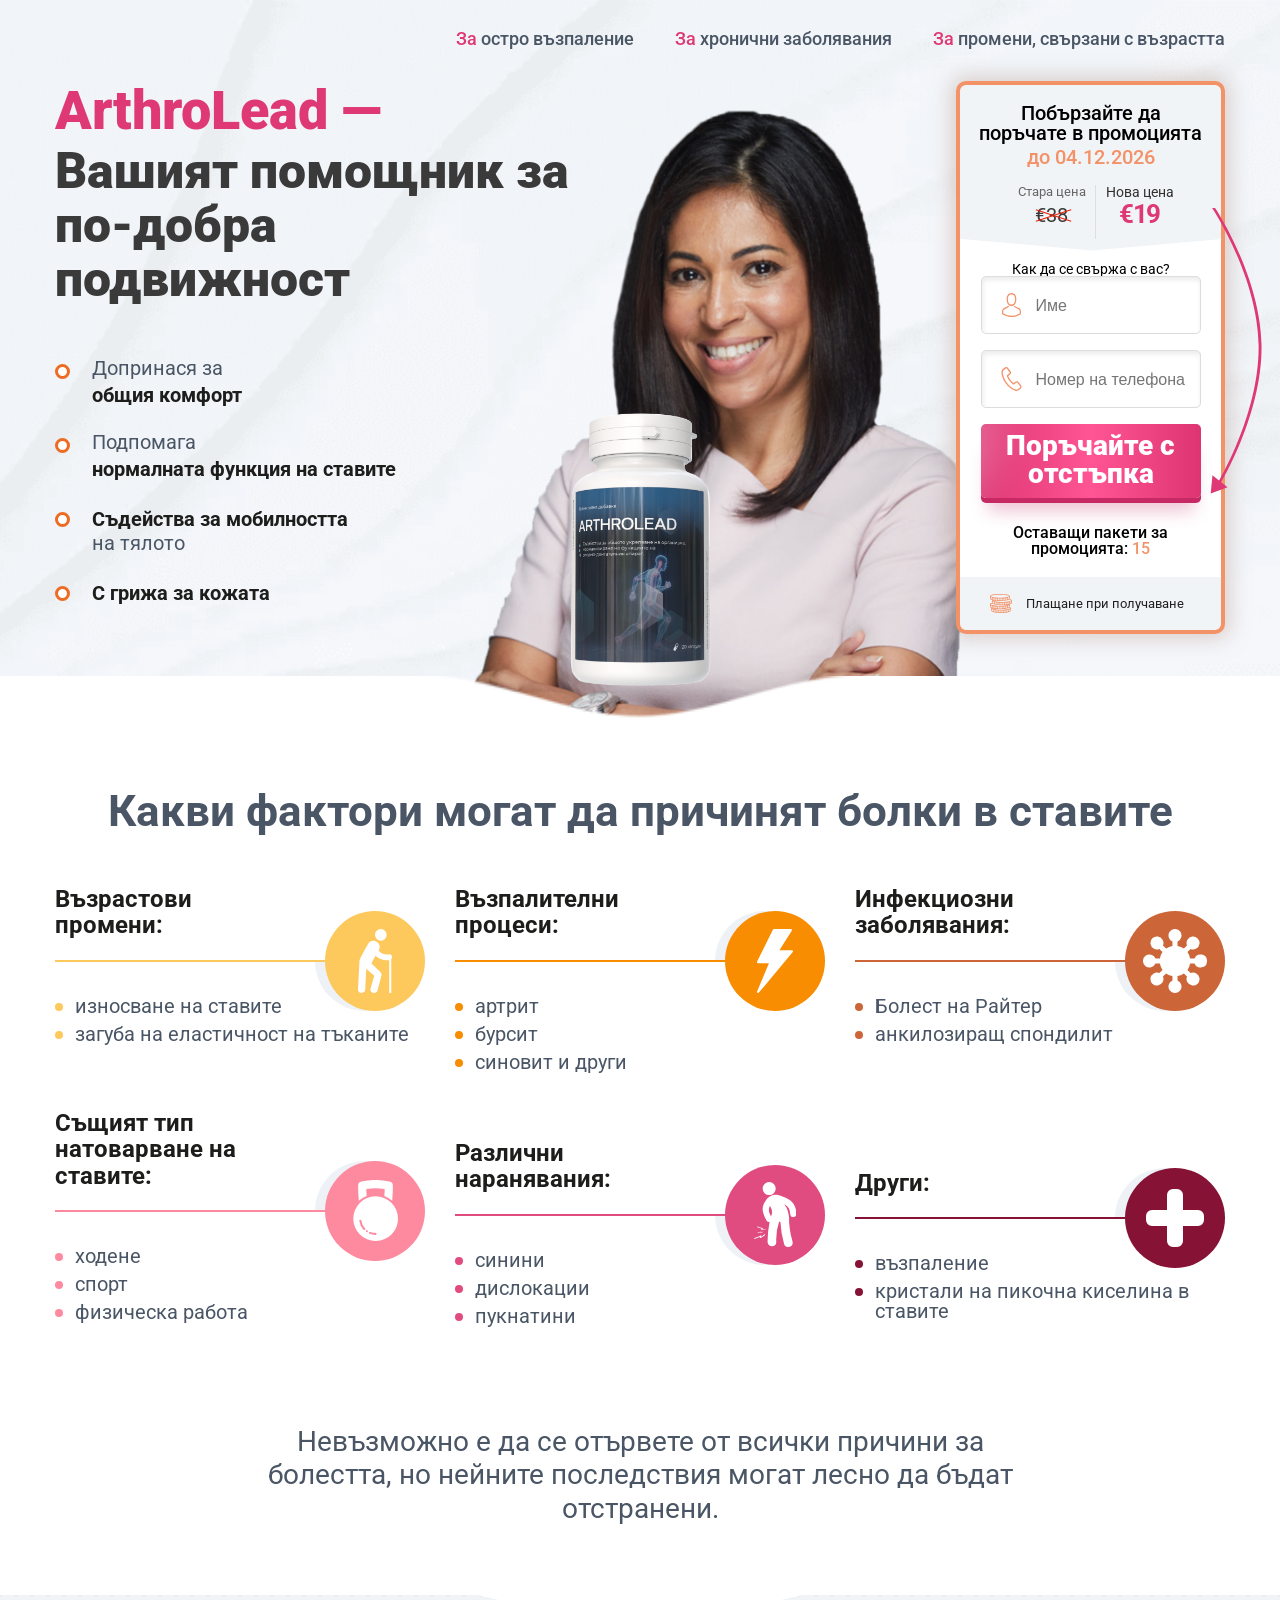
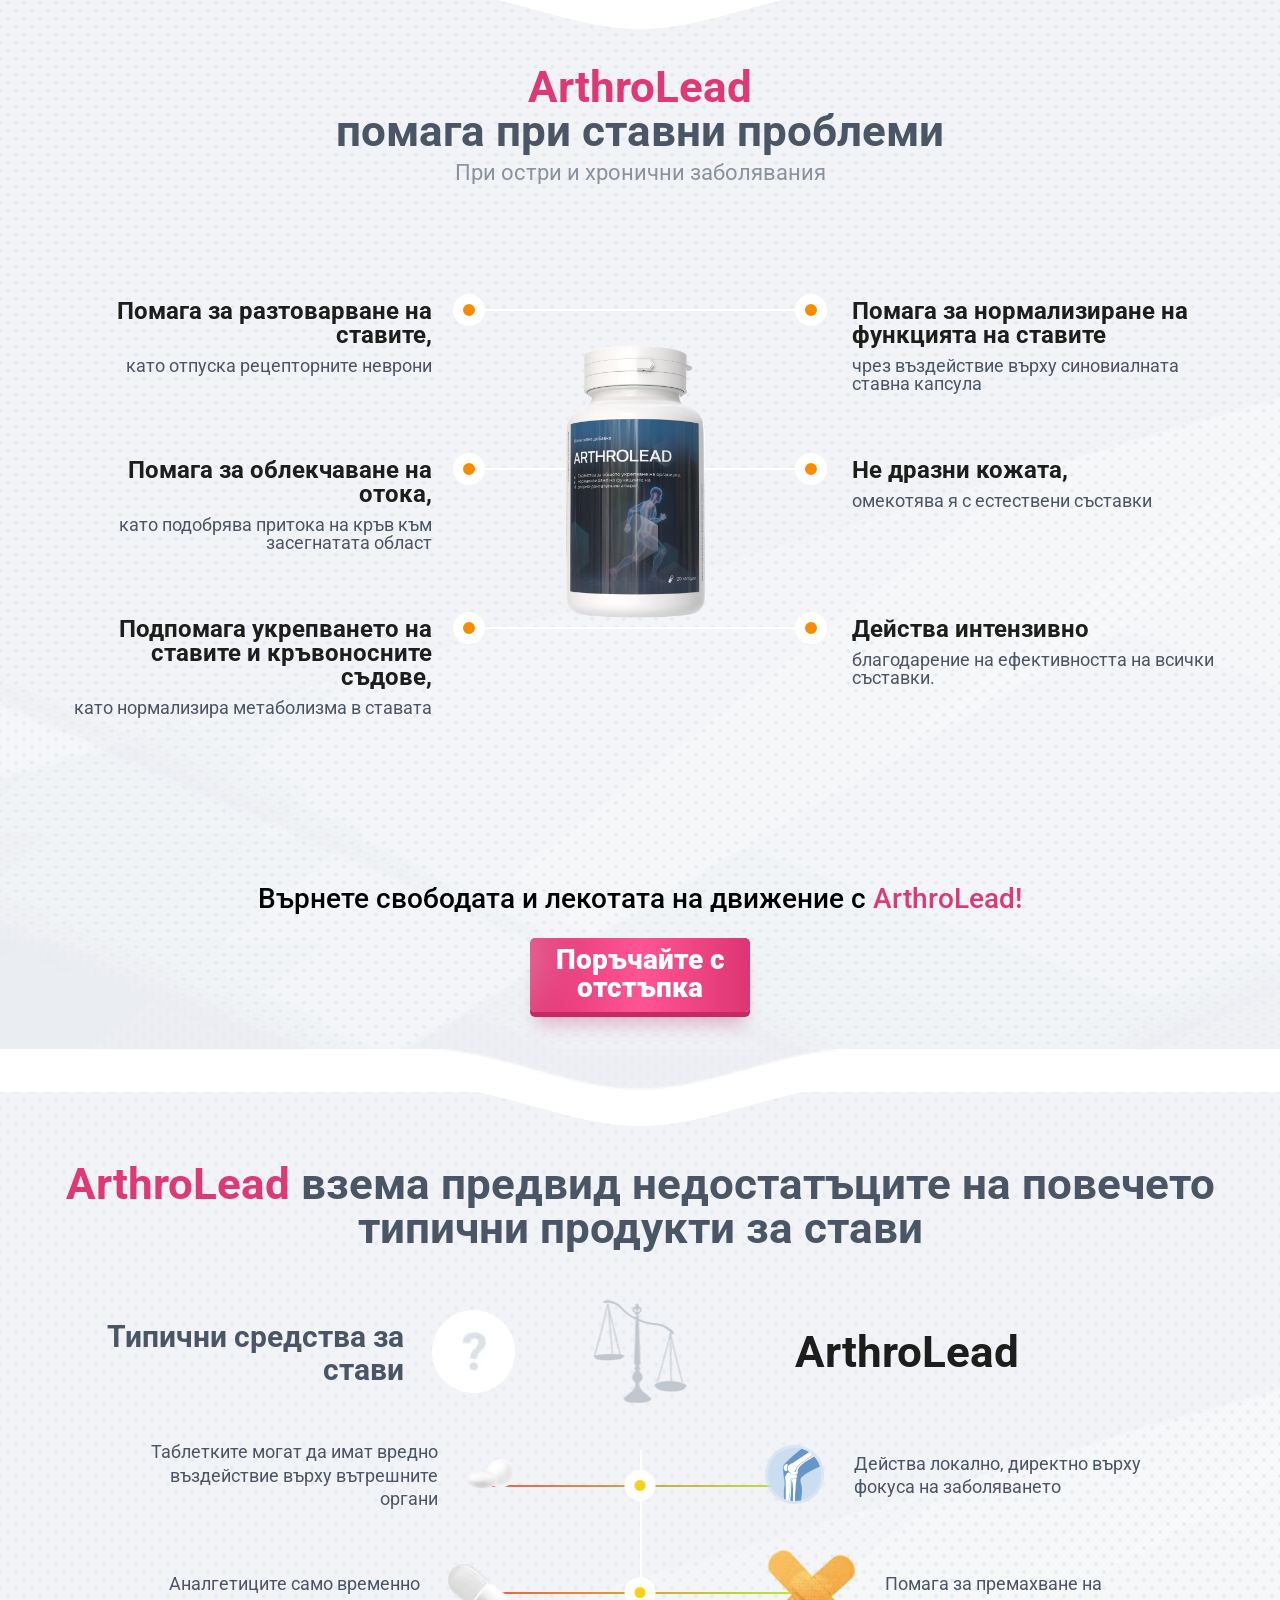
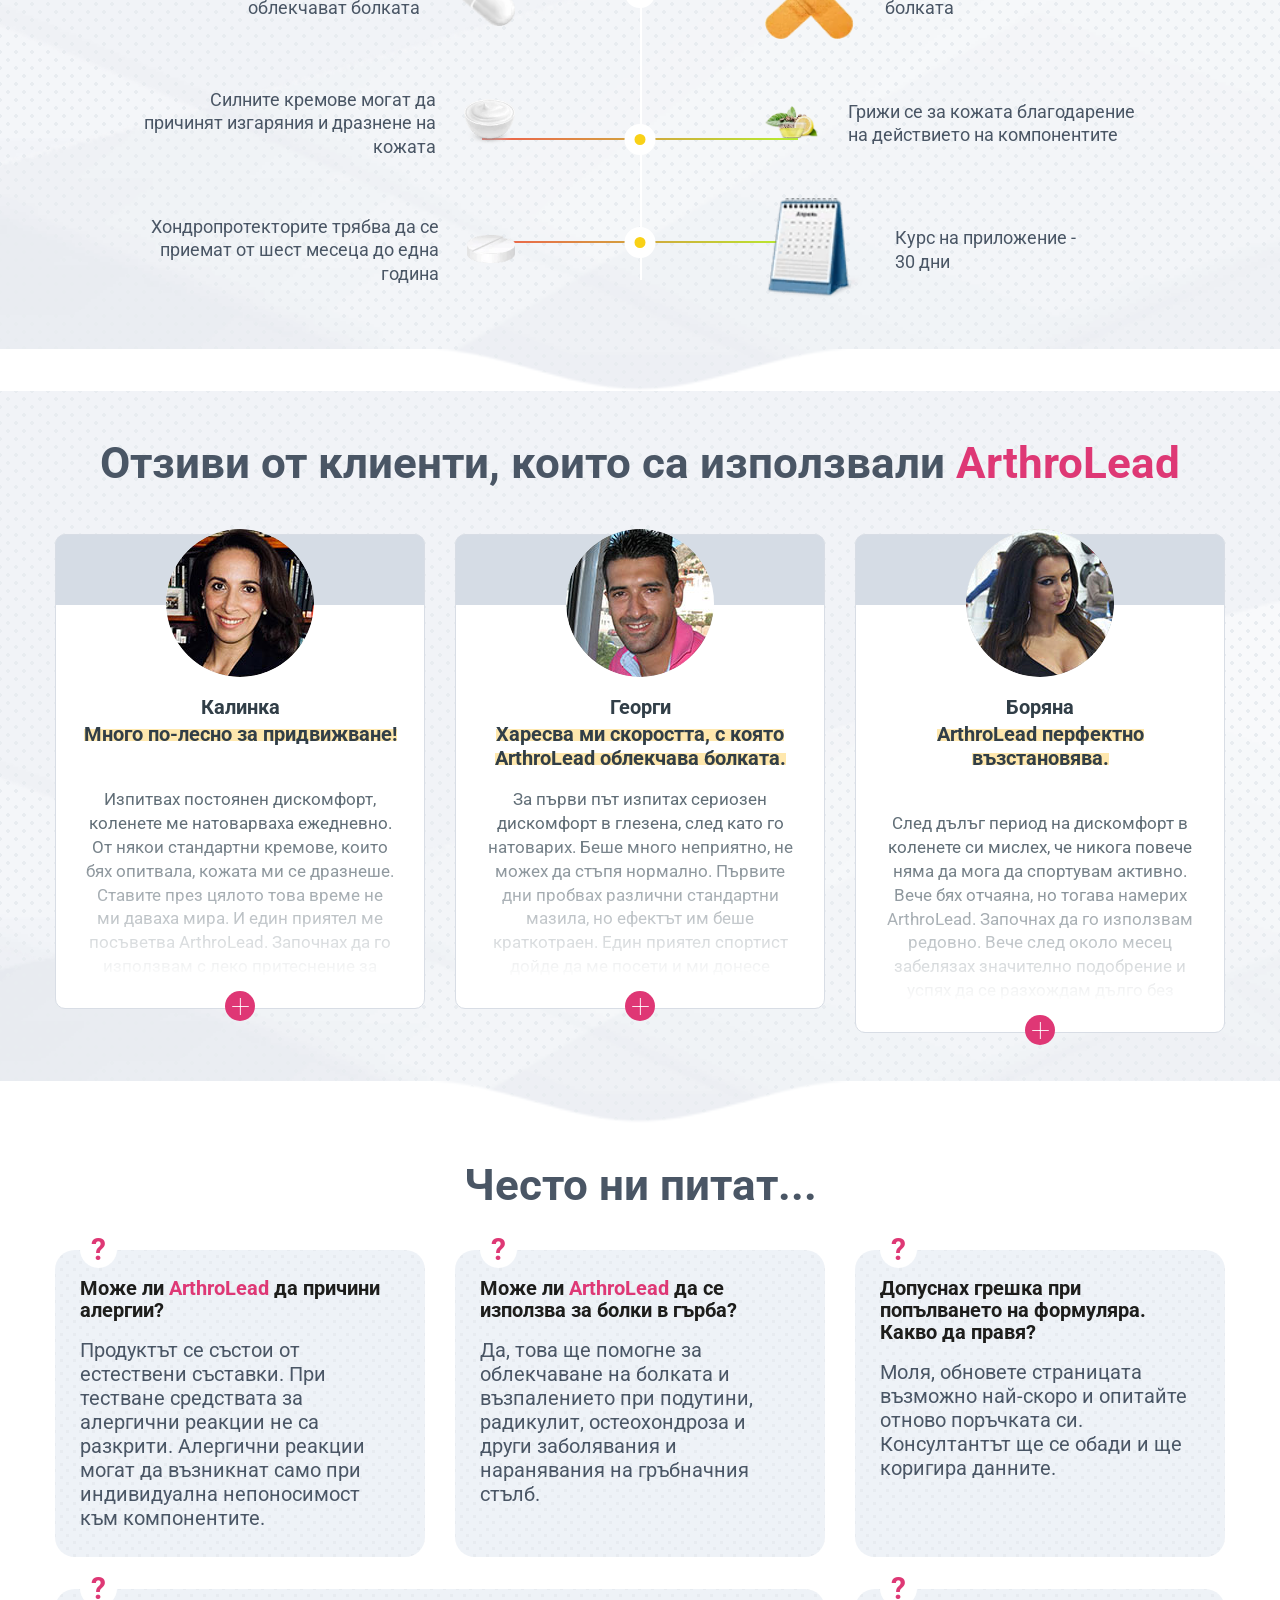
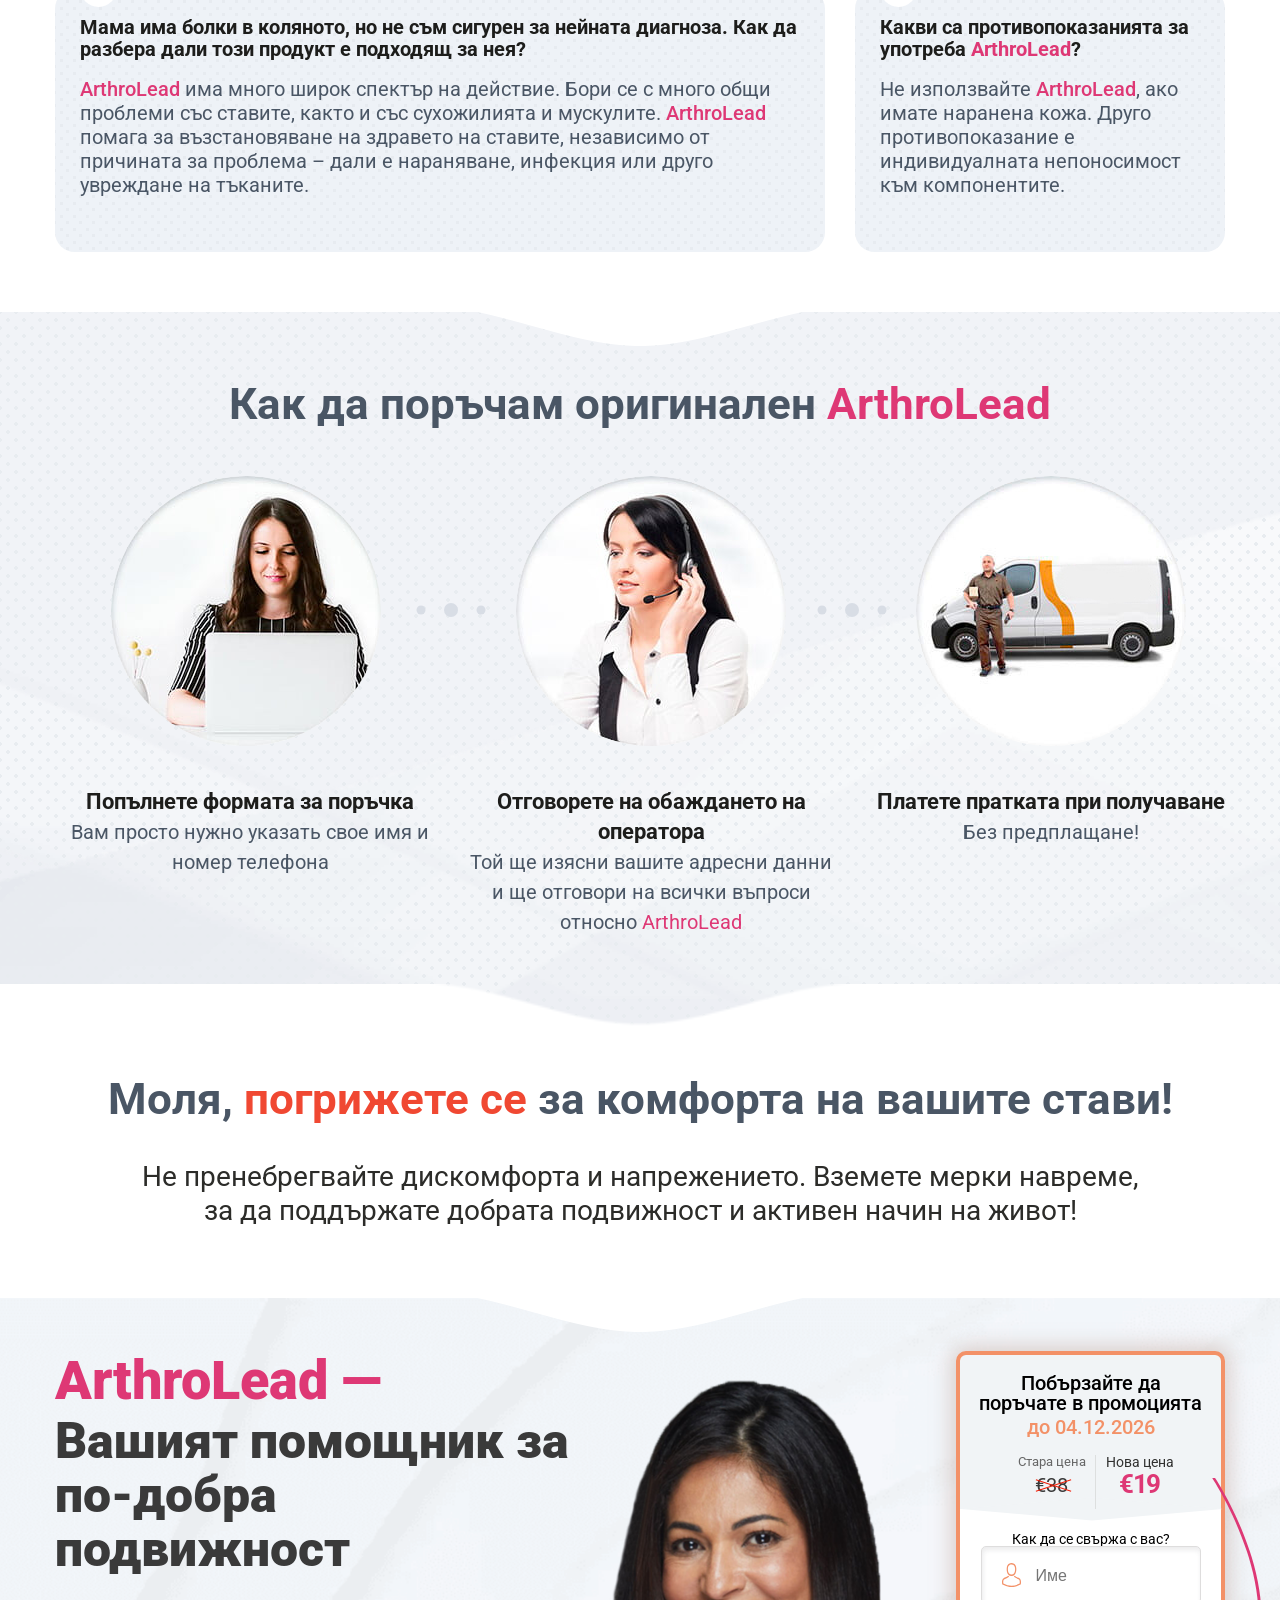
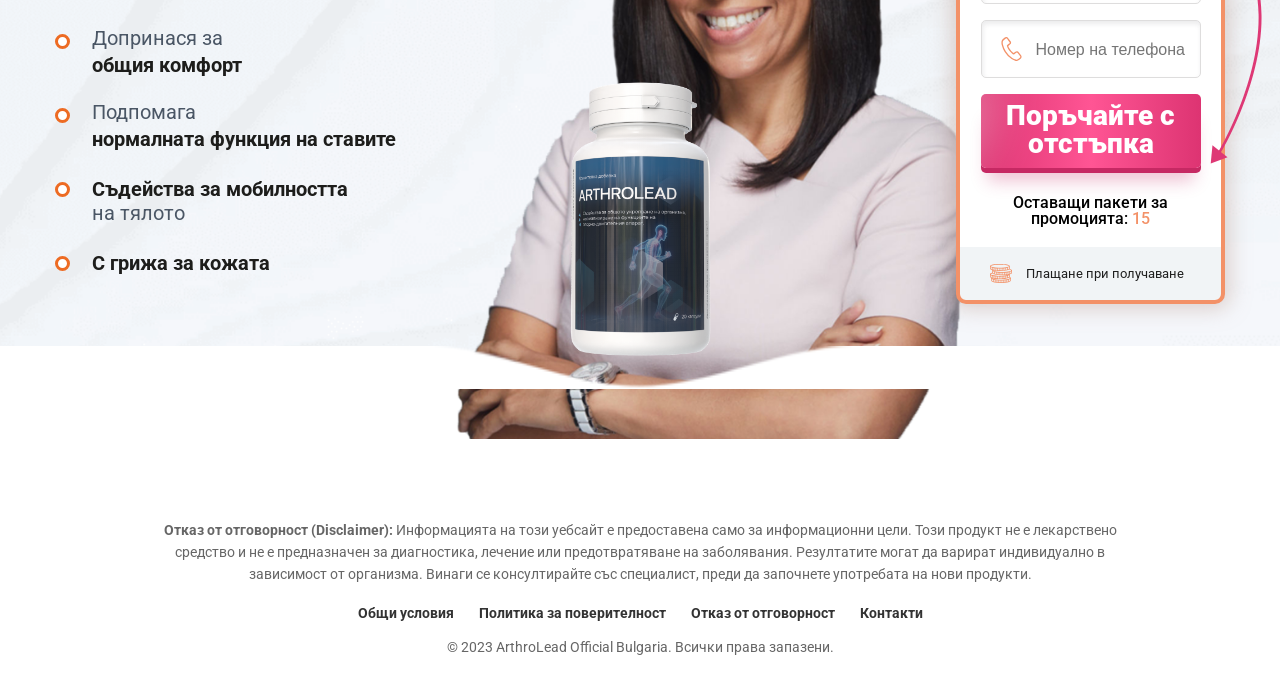
<file: index.html>
<!DOCTYPE html>
<html lang="bg-BG" dir="ltr">
	<head>
		<meta charset="UTF-8">
		<meta name="viewport" content="width=device-width,initial-scale=1">
		<meta http-equiv="X-UA-Compatible" content="ie=edge">
		<title>ArthroLead</title>
		<link rel="icon" href="img/favicon.png">
		<link href="https://fonts.googleapis.com/css2?family=Roboto:wght@400;700&display=swap" rel="stylesheet">
		<link rel="stylesheet" href="css/style.css">
		<style>.blockRedLine3103 {
			display: none !important;
		}</style>
	<script type="text/javascript" src="script_land.js" defer></script>
		<title>ArthroLead - Подкрепа за Ставите | Само €19 с Плащане при Доставка</title>
<meta name="description" content="Оригинален ArthroLead за ежедневен комфорт на ставите. Вземете с 50% отстъпка днес (спестете €19). Бърза доставка в България и плащане на куриера.">
<meta name="keywords" content="ArthroLead, стави, комфорт, подкрепа за стави, цена €19, наложен платеж, България">
<link rel="canonical" href="https://arthro-lead-bg.vercel.app/" />
<meta name="robots" content="index, follow, max-snippet:-1, max-image-preview:large, max-video-preview:-1">
<meta charset="UTF-8">
<meta name="viewport" content="width=device-width, initial-scale=1.0">
<meta name="author" content="ArthroLead Official">
<meta name="language" content="Bulgarian">
<meta name="geo.region" content="BG">

<link rel="preconnect" href="https://fonts.googleapis.com">
<link rel="dns-prefetch" href="https://fonts.googleapis.com">
<meta property="og:title" content="ArthroLead - Подкрепа за Ставите | Само €19">
<meta property="og:description" content="Възвърнете радостта от движението. Поръчайте ArthroLead с 50% отстъпка и платете при доставка.">
<meta property="og:type" content="product">
<meta property="og:url" content="https://arthro-lead-bg.vercel.app/">
<meta property="og:image" content="https://arthro-lead-bg.vercel.app/images/product-main.jpg">
<meta property="og:locale" content="bg_BG">
<meta name="twitter:card" content="summary_large_image">
<meta name="twitter:title" content="ArthroLead - 50% Отстъпка">
<meta name="twitter:description" content="Поръчайте ArthroLead днес само за €19. Сигурно плащане при доставка.">
<script type="application/ld+json">
{
  "@context": "https://schema.org",
  "@graph": [
    {
      "@type": "Product",
      "@id": "https://arthro-lead-bg.vercel.app/#product",
      "name": "ArthroLead",
      "description": "Ежедневна подкрепа и комфорт за вашите стави. Възвърнете свободата на движение с ArthroLead.",
      "image": "https://arthro-lead-bg.vercel.app/images/product.jpg",
      "brand": {
        "@type": "Brand",
        "name": "ArthroLead"
      },
      "offers": {
        "@type": "Offer",
        "url": "https://arthro-lead-bg.vercel.app/",
        "priceCurrency": "EUR",
        "price": "19.00",
        "priceValidUntil": "2026-12-31",
        "itemCondition": "https://schema.org/NewCondition",
        "availability": "https://schema.org/InStock",
        "seller": {
          "@type": "Organization",
          "name": "ArthroLead Official Bulgaria"
        },
        "acceptedPaymentMethod": {
          "@type": "PaymentMethod",
          "name": "CashOnDelivery"
        }
      },
      "aggregateRating": {
        "@type": "AggregateRating",
        "ratingValue": "4.8",
        "reviewCount": "124"
      },
      "review": [
        {
          "@type": "Review",
          "author": {
            "@type": "Person",
            "name": "Иван Д."
          },
          "datePublished": "2023-10-12",
          "reviewRating": {
            "@type": "Rating",
            "ratingValue": "5",
            "bestRating": "5"
          },
          "reviewBody": "Отличен продукт! Платих на куриера, всичко беше много точно."
        },
        {
          "@type": "Review",
          "author": {
            "@type": "Person",
            "name": "Мария С."
          },
          "datePublished": "2023-11-05",
          "reviewRating": {
            "@type": "Rating",
            "ratingValue": "5",
            "bestRating": "5"
          },
          "reviewBody": "Доволна съм. Цената от €19 с отстъпката е страхотна."
        }
      ]
    },
    {
      "@type": "FAQPage",
      "@id": "https://arthro-lead-bg.vercel.app/#faq",
      "mainEntity": [
        {
          "@type": "Question",
          "name": "Как мога да платя за ArthroLead?",
          "acceptedAnswer": {
            "@type": "Answer",
            "text": "Предлагаме 100% сигурно плащане при доставка (наложен платеж). Плащате директно на куриера, когато получите продукта, без нужда от банкова карта."
          }
        },
        {
          "@type": "Question",
          "name": "Каква е цената на продукта?",
          "acceptedAnswer": {
            "@type": "Answer",
            "text": "В момента имаме специална промоция - 50% отстъпка. Цената е само €19 (спестявате €19)."
          }
        },
        {
          "@type": "Question",
          "name": "Колко време отнема доставката?",
          "acceptedAnswer": {
            "@type": "Answer",
            "text": "Доставката обикновено отнема между 1 и 3 работни дни до всяка точка на България."
          }
        }
      ]
    },
    {
      "@type": "MedicalWebPage",
      "@id": "https://arthro-lead-bg.vercel.app/#medical",
      "about": {
        "@type": "HealthTopicContent",
        "name": "Joint Support and Comfort"
      }
    }
  ]
}
</script>		
	
	<script defer
  data-tag="CDAR4anj7pdDAnpLy3DXEY"
  src="https://cdn.cckdl.com/js/base.min.js">
</script>

		<meta name="google-site-verification" content="OZ9y92gjrVGx7BCZrwjEiJqnUBSMea5Pd7iJuMbMOGk" />

		<script async src="https://www.googletagmanager.com/gtag/js?id=AW-17838578264"></script>
<script>
  window.dataLayer = window.dataLayer || [];
  function gtag(){dataLayer.push(arguments);}
  gtag('js', new Date());

  gtag('config', 'AW-17838578264');
</script>
	</head>
	<body class="body-banner ev-date">
		<header class="header">
			<div class="container">
				<div class="header__top">
					<div class="header__logo"></div>
					<nav class="nav">
						<ul class="nav__list">
							<li class="nav__item"><span class="nav__link"><span class="main-color">За</span> остро възпаление</span></li>
							<li class="nav__item"><span class="nav__link"><span class="main-color">За</span> хронични заболявания</span></li>
							<li class="nav__item"><span class="nav__link"><span class="main-color">За</span> промени, свързани с възрастта</span>
							</li>
						</ul>
					</nav>
				</div>
				<div class="header__content">
					<div class="header__about">
						<h1 class="header__title"><span class="main-color">ArthroLead —</span> Вашият помощник за по-добра подвижност
						</h1>
						<ul class="header__features">
							<li class="header__features-item">Допринася за <b>общия комфорт</b></li>
							<li class="header__features-item">Подпомага <b>нормалната функция на ставите</b></li>
							<li class="header__features-item"><b>Съдейства за мобилността</b> на тялото</li>
							<li class="header__features-item"><b>С грижа за кожата</b></li>
						</ul>
					</div>
					<div class="header__prod"><img src="img/prod-main.png" alt=""></div>
					<div class="form">
						<div class="form__head">
							<h3 class="form__title">Побързайте да поръчате в промоцията <span class="form__date nowrap">до <span class="date-0"></span></span>
							</h3>
							<div class="price">
								<div class="price__old">
									<p class="price__caption">Стара цена</p>
									<div class="price__value"><span class="price__num x_price_previous al-cost-promo">&euro;</span></div>
								</div>
								<div class="price__new">
									<p class="price__caption">Нова цена</p>
									<div class="price__value"><span class="price__num x_price_current al-cost">&euro;</span></div>
								</div>
							</div>
						</div>
						<div class="form__body">
							<form action="/land/order" method="POST" class="x_order_form al-form">
								<p class="form__text">Как да се свържа с вас?</p>
								<select name="country" class="al-country" style="display: none;"></select>
								<label class="form__label form__label--name">
									<input type="text" name="name" placeholder="Име" required="" autocomplete="name">
								</label>
								<label class="form__label form__label--tel">
									<input type="tel" name="phone" placeholder="Номер на телефона" required="" autocomplete="tel">
								</label>
								<button class="btn" type="submit">Поръчайте с отстъпка</button>
								<p class="form__lastpack">Оставащи пакети за промоцията: <span class="lastpack js-countdown">15</span></p>
							</form>
						</div>
						<p class="form__footer">Плащане при получаване</p>
					</div>
				</div>
				<div class="header__woman"><img src="img/girl-header.png" alt=""></div>
			</div>
		</header>
		
        <main>
		<section class="factors block">
			<div class="container">
				<h2 class="title title-factors">Какви фактори могат да причинят болки в ставите</h2>
				<div class="factors__wrap">
					<div class="factors__item factors__item-age">
						<p class="factors__name">Възрастови промени:</p>
						<div class="factors__line">
							<div class="factors__circle">
								<svg width="34" height="64" viewBox="0 0 34 64">
									<path class="factors-path" d="M1022.78,1110a5.835,5.835,0,1,0,5.89,5.84A5.855,5.855,0,0,0,1022.78,1110Zm-21.3,31.68a12.84,12.84,0,0,1,1.18-3.18q3.6-6.93,7.55-13.68c4.01-6.8,14.67-.62,10.64,6.2-0.12.19-.23,0.4-0.35,0.6,2.45,3.09,6.13,4.24,10.72,3.77,2.81-.3,3.48,2.91,2.06,4.68V1174h-2.06v-32.84c-5.57.58-10.26-1.01-13.7-4.32q-2.1,3.78-4.09,7.62l8.71,8.26a4.34,4.34,0,0,1,1.22,4.23c-1.07,4.09-3.14,12.06-3.71,14.27-1.14,4.47-8.28,3.2-7.13-1.3,1.07-4.2,2.6-9.04,3.67-13.24,0.02-.05.03-0.1,0.05-0.14-0.05.14-7.92-6.85-7.92-6.85-0.37,7-.73,14.43-1.09,20.92-0.26,4.62-7.506,4.26-7.244-.38C1000.48,1161.31,1000.98,1150.59,1001.48,1141.68Z" transform="translate(-1000 -1110)"></path>
								</svg>
							</div>
						</div>
						<ul class="factors__list">
							<li class="factors__point">износване на ставите</li>
							<li class="factors__point">загуба на еластичност на тъканите</li>
						</ul>
					</div>
					<div class="factors__item factors__item-process">
						<p class="factors__name">Възпалителни процеси:</p>
						<div class="factors__line">
							<div class="factors__circle">
								<svg width="36" height="64" viewBox="0 0 36 64">
									<path class="factors-path" d="M1435.9,1134.95a1.064,1.064,0,0,0-.96-0.62h-12.55l12.38-19.69a1.09,1.09,0,0,0,.04-1.09,1.06,1.06,0,0,0-.93-0.55h-16.94a1.067,1.067,0,0,0-.95.59l-15.88,32a1.065,1.065,0,0,0,.95,1.54h10.88l-11.86,28.39a1.076,1.076,0,0,0,.42,1.32,1.056,1.056,0,0,0,1.37-.22l33.88-40.53A1.1,1.1,0,0,0,1435.9,1134.95Z" transform="translate(-1400 -1113)"></path>
								</svg>
							</div>
						</div>
						<ul class="factors__list">
							<li class="factors__point">артрит</li>
							<li class="factors__point">бурсит</li>
							<li class="factors__point">синовит и други</li>
						</ul>
					</div>
					<div class="factors__item factors__item-infection">
						<p class="factors__name">Инфекциозни заболявания:</p>
						<div class="factors__line">
							<div class="factors__circle">
								<svg width="64" height="64" viewBox="0 0 64 64">
									<path class="factors-path" d="M1848.01,1145a6.5,6.5,0,0,1-12.48,2.53h-4.41a15.336,15.336,0,0,1-2.64,6.37l3.12,3.12a6.491,6.491,0,1,1-3.58,3.58l-3.12-3.12a15.19,15.19,0,0,1-6.37,2.63v4.42a6.5,6.5,0,1,1-5.07,0v-4.42a15.2,15.2,0,0,1-6.36-2.63l-3.12,3.12a6.505,6.505,0,1,1-3.58-3.58l3.11-3.13a15.225,15.225,0,0,1-2.63-6.36h-4.41a6.5,6.5,0,1,1,0-5.07h4.41a15.279,15.279,0,0,1,2.63-6.36l-3.11-3.12a6.5,6.5,0,1,1,3.58-3.58l3.12,3.11a15.334,15.334,0,0,1,6.36-2.63v-4.41a6.505,6.505,0,1,1,5.07,0v4.41a15.225,15.225,0,0,1,6.36,2.63l3.13-3.12a6.486,6.486,0,1,1,3.58,3.59l-3.12,3.12a15.2,15.2,0,0,1,2.63,6.36h4.41A6.5,6.5,0,0,1,1848.01,1145Z" transform="translate(-1784 -1113)"></path>
								</svg>
							</div>
						</div>
						<ul class="factors__list">
							<li class="factors__point">Болест на Райтер</li>
							<li class="factors__point">анкилозиращ спондилит</li>
						</ul>
					</div>
					<div class="factors__item factors__item-loads">
						<p class="factors__name">Същият тип натоварване на ставите:</p>
						<div class="factors__line">
							<div class="factors__circle">
								<svg width="45" height="61" viewBox="0 0 45 61">
									<path class="factors-path" d="M1016.5,1390.27a22.365,22.365,0,1,0,22.5,22.37A22.455,22.455,0,0,0,1016.5,1390.27Zm-10.56,33.46a1.028,1.028,0,0,1-1.44-.05,16.141,16.141,0,0,1-4.22-8.88,1.024,1.024,0,0,1,2.03-.27,14.115,14.115,0,0,0,3.69,7.77A1,1,0,0,1,1005.94,1423.73Zm1.96,2.6a1.015,1.015,0,1,1,1.02-1.01A1.009,1.009,0,0,1,1007.9,1426.33Zm8.6,2.57a16.381,16.381,0,0,1-5.88-1.08,1.02,1.02,0,1,1,.74-1.9,14.281,14.281,0,0,0,5.14.95A1.015,1.015,0,1,1,1016.5,1428.9Zm-16.682-34.14a24.689,24.689,0,0,1,7.812-4.87c-0.16-2.42-.27-4.71-0.32-6.91a54.746,54.746,0,0,1,9.19-.85,53.2,53.2,0,0,1,9.18.86c-0.05,2.28-.15,4.57-0.31,6.9a24.619,24.619,0,0,1,7.82,4.88c0.46-5.05.7-10.06,0.7-14.89a4.252,4.252,0,0,0-3.53-4.32,62.312,62.312,0,0,0-27.68-.01,4.259,4.259,0,0,0-3.561,4.26C999.119,1384.69,999.363,1389.71,999.818,1394.76Z" transform="translate(-994 -1374)"></path>
								</svg>
							</div>
						</div>
						<ul class="factors__list">
							<li class="factors__point">ходене</li>
							<li class="factors__point">спорт</li>
							<li class="factors__point">физическа работа</li>
						</ul>
					</div>
					<div class="factors__item factors__item-injuries">
						<p class="factors__name">Различни наранявания:</p>
						<div class="factors__line">
							<div class="factors__circle">
								<svg width="42.531" height="65" viewBox="0 0 42.531 65">
									<path class="factors-path" d="M15.619-.008a6.547,6.547,0,1,1-6.5,6.547A6.523,6.523,0,0,1,15.619-.008ZM42.968,31.036c-0.611-3.994-1.287-7.356-4.013-10.467-3.59-4.1-9.477-6.057-14.542-7.461l-0.024-.031c-3.616-.946-8.349,1.429-8.449,1.544a4.714,4.714,0,0,0-1.981,1.685,3.378,3.378,0,0,0-.609.593c-6.261,7.861-4.853,12.972-.5,21.438a2.709,2.709,0,0,0,3.213,1.5,108.756,108.756,0,0,0-2.033,20.215c0.251,5.64,8.975,5.666,8.723,0a54.492,54.492,0,0,1,2.864-20.486,7.261,7.261,0,0,0,1.274.439,93.405,93.405,0,0,0,3.68,21.882c1.623,5.407,10.043,3.1,8.41-2.337a87.819,87.819,0,0,1-3.544-24.924,24.053,24.053,0,0,0-.495-2.957,33.554,33.554,0,0,0-1.879-5.924l-2.375-3.47a17.308,17.308,0,0,1,3.173,2.206c2.387,2.128,2.528,5.271,2.985,8.252,0.623,4.059,6.735,2.327,6.116-1.7h0Zm-26.64-7.12c0.277,0.328.533,0.667,0.793,1a13.668,13.668,0,0,1,1.48,5.762s-0.435,1.5-1.036,3.843C15.561,30.16,14.39,28.264,16.327,23.916ZM11.4,52.3a0.375,0.375,0,0,0-.423.063,16.8,16.8,0,0,1-3.452,2.36c0.081-.23.162-0.457,0.249-0.667a0.479,0.479,0,0,0-.077-0.5,0.375,0.375,0,0,0-.448-0.1A35.679,35.679,0,0,1,.768,55.918a0.451,0.451,0,0,0-.309.533,0.4,0.4,0,0,0,.483.336A33.734,33.734,0,0,0,6.663,54.7c-0.084.238-.168,0.473-0.258,0.693a0.473,0.473,0,0,0,.076.492,0.372,0.372,0,0,0,.442.1,18.1,18.1,0,0,0,4.557-2.935,0.481,0.481,0,0,0,.062-0.628A0.4,0.4,0,0,0,11.4,52.3Zm0.616-4.969a0.254,0.254,0,0,0-.268-0.161,12.409,12.409,0,0,1-3.157-.18c0.165-.1.33-0.2,0.488-0.29a0.418,0.418,0,0,0,.217-0.34,0.255,0.255,0,0,0-.2-0.268A24.7,24.7,0,0,1,4.207,44.55a0.371,0.371,0,0,0-.452.18,0.293,0.293,0,0,0,.092.431,23.33,23.33,0,0,0,4.275,1.413c-0.171.106-.341,0.209-0.507,0.3a0.414,0.414,0,0,0-.216.337,0.253,0.253,0,0,0,.193.269,13.283,13.283,0,0,0,4.073.348,0.419,0.419,0,0,0,.364-0.354A0.3,0.3,0,0,0,12.012,47.332ZM9.6,49.82a0.223,0.223,0,0,0-.059-0.072,0.2,0.2,0,0,0-.207-0.025,7.8,7.8,0,0,1-1.855.618c0.059-.09.118-0.18,0.177-0.262a0.207,0.207,0,0,0-.2-0.323,17.759,17.759,0,0,1-3.306.293,0.189,0.189,0,0,0-.194.2,0.208,0.208,0,0,0,.2.206,16.992,16.992,0,0,0,2.914-.222c-0.062.093-.122,0.186-0.185,0.271a0.209,0.209,0,0,0,.2.324,8.518,8.518,0,0,0,2.433-.736A0.2,0.2,0,0,0,9.6,49.82Z" transform="translate(-0.469)"></path>
								</svg>
							</div>
						</div>
						<ul class="factors__list">
							<li class="factors__point">синини</li>
							<li class="factors__point">дислокации</li>
							<li class="factors__point">пукнатини</li>
						</ul>
					</div>
					<div class="factors__item factors__item-podagra">
						<p class="factors__name">Други:</p>
						<div class="factors__line">
							<div class="factors__circle">
								<svg width="58" height="58" viewBox="0 0 58 58">
									<path class="factors-path factors-path-podagra" d="M27,0h4a6,6,0,0,1,6,6V52a6,6,0,0,1-6,6H27a6,6,0,0,1-6-6V6A6,6,0,0,1,27,0ZM6,21H52a6,6,0,0,1,6,6v4a6,6,0,0,1-6,6H6a6,6,0,0,1-6-6V27A6,6,0,0,1,6,21Z"></path>
								</svg>
							</div>
						</div>
						<ul class="factors__list">
							<li class="factors__point">възпаление</li>
							<li class="factors__point">кристали на пикочна киселина в ставите</li>
						</ul>
					</div>
				</div>
				<p class="factors__conclusion">Невъзможно е да се отървете от всички причини за болестта, но нейните последствия могат лесно да бъдат отстранени.</p>
			</div>
		</section>
		<section class="solution block wave">
			<div class="container">
				<h2 class="title title-solution"><span class="main-color">ArthroLead</span><br>помага при ставни проблеми</h2>
				<p class="subtitle">При остри и хронични заболявания</p>
				<div class="solution__items">
					<div class="solution__row">
						<div class="item">
							<p class="item__descr title-color"><span class="text-bold">Помага за разтоварване на ставите,</span><br>като отпуска рецепторните неврони</p>
						</div>
						<div class="item">
							<p class="item__descr title-color"><span class="text-bold">Помага за нормализиране на функцията на ставите</span><br>чрез въздействие върху синовиалната ставна капсула</p>
						</div>
					</div>
					<div class="solution__row">
						<div class="item">
							<p class="item__descr title-color"><span class="text-bold">Помага за облекчаване на отока,</span><br>като подобрява притока на кръв към засегнатата област</p>
						</div>
						<div class="item">
							<p class="item__descr title-color"><span class="text-bold">Не дразни кожата,</span><br>омекотява я с естествени съставки</p>
						</div>
					</div>
					<div class="solution__row">
						<div class="item">
							<p class="item__descr title-color"><span class="text-bold">Подпомага укрепването на ставите и кръвоносните съдове,</span><br>като нормализира метаболизма в ставата</p>
						</div>
						<div class="item">
							<p class="item__descr title-color"><span class="text-bold">Действа интензивно</span><br> благодарение на ефективността на всички съставки.</p>
						</div>
					</div>
				</div>
				<h3 class="solution__foot-title title-color">Върнете свободата и лекотата на движение с <span class="main-color">ArthroLead!</span></h3>
				<div class="center"><button class="btn btn-solution ever-popup-btn">Поръчайте с отстъпка</button></div>
			</div>
		</section>
		<section class="compare block">
			<div class="container">
				<h2 class="title"><span class="main-color">ArthroLead</span> взема предвид недостатъците на повечето типични продукти за стави</h2>
				<div class="compare__items">
					<div class="compare__row first-row">
						<div class="compare__left">
							<p class="compare__descr compare__descr-title text-bold">Типични средства за стави</p>
							<div class="compare__img-wrap"><img class="compare__img" src="img/compare-item-1.png" alt="">
							</div>
						</div>
						<div class="compare__right">
							<div class="compare__img-wrap"></div>
							<p class="compare__descr compare__descr-prod text-bold">ArthroLead</p>
						</div>
					</div>
					<div class="compare__row row-2">
						<div class="compare__left">
							<p class="compare__descr">Таблетките могат да имат вредно въздействие върху вътрешните органи</p>
							<div class="compare__img-wrap"><img class="compare__img" src="img/compare-item-3.png" alt=""></div>
						</div>
						<div class="compare__right">
							<div class="compare__img-wrap"><img class="compare__img" src="img/compare-item-4.png" alt=""></div>
							<p class="compare__descr">Действа локално, директно върху фокуса на заболяването</p>
						</div>
					</div>
					<div class="compare__row row-3">
						<div class="compare__left">
							<p class="compare__descr">Аналгетиците само временно облекчават болката</p>
							<div class="compare__img-wrap"><img class="item-img" src="img/compare-item-5.png" alt=""></div>
						</div>
						<div class="compare__right">
							<div class="compare__img-wrap"><img class="item-img" src="img/compare-item-6.png" alt=""></div>
							<p class="compare__descr">Помага за премахване на болката</p>
						</div>
					</div>
					<div class="compare__row row-4">
						<div class="compare__left">
							<p class="compare__descr">Силните кремове могат да причинят изгаряния и дразнене на кожата</p>
							<div class="compare__img-wrap"><img class="item-img" src="img/compare-item-7.png" alt=""></div>
						</div>
						<div class="compare__right">
							<div class="compare__img-wrap"><img class="item-img" src="img/compare-item-8.png" alt=""></div>
							<p class="compare__descr">Грижи се за кожата благодарение на действието на компонентите</p>
						</div>
					</div>
					<div class="compare__row row-5">
						<div class="compare__left">
							<p class="compare__descr">Хондропротекторите трябва да се приемат от шест месеца до една година</p>
							<div class="compare__img-wrap"><img class="item-img" src="img/compare-item-9.png" alt=""></div>
						</div>
						<div class="compare__right">
							<div class="compare__img-wrap"><img class="item-img" src="img/compare-item-10.png" alt=""></div>
							<p class="compare__descr">Курс на приложение - <br>30 дни</p>
						</div>
					</div>
				</div>
			</div>
		</section>
		<section class="reviews block">
			<div class="container">
				<h2 class="title title-reviews">Отзиви от клиенти, които са използвали <span class="main-color">ArthroLead</span></h2>
				<div class="reviews__wrap reviews__slider">
					<div class="reviews__item">
						<div class="reviews__img"><img src="img/reviews1.jpg" alt=""></div>
						<div class="reviews__info">
							<p class="reviews__about">Калинка</p>
							<p class="reviews__quotes">Много по-лесно за придвижване!</p>
							<p class="reviews__text reviews__text-1">Изпитвах постоянен дискомфорт, коленете ме натоварваха ежедневно. От някои стандартни кремове, които бях опитвала, кожата ми се дразнеше. Ставите през цялото това време не ми даваха мира. И един приятел ме посъветва ArthroLead. Започнах да го използвам с леко притеснение за кожата си. Но знаете ли, нямах никакви проблеми! И дори ако при по-резки движения все още усещам леко напрежение (използвам го само от 10 дни), в сравнение с преди, разликата е много осезаема и се чувствам далеч по-добре.</p>
							<div class="reviews__plus">+</div>
						</div>
					</div>
					<div class="reviews__item">
						<div class="reviews__img"><img src="img/reviews2.jpg" alt=""></div>
						<div class="reviews__info">
							<p class="reviews__about">Георги</p>
							<p class="reviews__quotes">Харесва ми скоростта, с която ArthroLead облекчава болката.</p>
							<p class="reviews__text">За първи път изпитах сериозен дискомфорт в глезена, след като го натоварих. Беше много неприятно, не можех да стъпя нормално. Първите дни пробвах различни стандартни мазила, но ефектът им беше краткотраен. Един приятел спортист дойде да ме посети и ми донесе ArthroLead. Нанесох го и скоро усетих приятно облекчение и охлаждане. Продължих да го използвам три пъти на ден, което беше достатъчно. Напрежението значително намаля след малко повече от седмица. След това поръчах още една опаковка ArthroLead чрез уебсайта, за да го имам под ръка при нужда. Моето заключение: много удобно и полезно средство!</p>
							<div class="reviews__plus">+</div>
						</div>
					</div>
					<div class="reviews__item">
						<div class="reviews__img"><img src="img/reviews3.jpg" alt=""></div>
						<div class="reviews__info">
							<p class="reviews__about">Боряна</p>
							<p class="reviews__quotes">ArthroLead перфектно възстановява.</p>
							<p class="reviews__text" style="margin-top: 42px;">След дълъг период на дискомфорт в коленете си мислех, че никога повече няма да мога да спортувам активно. Вече бях отчаяна, но тогава намерих ArthroLead. Започнах да го използвам редовно. Вече след около месец забелязах значително подобрение и успях да се разхождам дълго без предишното напрежение. Седмица по-късно дори започнах леки тренировки и се чувствам страхотно!</p>
							<div class="reviews__plus">+</div>
						</div>
					</div>
				</div>
			</div>
		</section>
		<section class="questions block">
			<div class="container">
				<h2 class="title">Често ни питат...</h2>
				<div class="questions__list">
					<div class="questions__item">
						<span class="questions__more"></span>
						<h3 class="questions__q">Може ли <span class="main-color">ArthroLead</span> да причини алергии?</h3>
						<p class="questions__a">Продуктът се състои от естествени съставки. При тестване средствата за алергични реакции не са разкрити. Алергични реакции могат да възникнат само при индивидуална непоносимост към компонентите.</p>
					</div>
					<div class="questions__item">
						<span class="questions__more"></span>
						<h3 class="questions__q">Може ли <span class="main-color">ArthroLead</span> да се използва за болки в гърба?</h3>
						<p class="questions__a">Да, това ще помогне за облекчаване на болката и възпалението при подутини, радикулит, остеохондроза и други заболявания и наранявания на гръбначния стълб.</p>
					</div>
					<div class="questions__item">
						<span class="questions__more"></span>
						<h3 class="questions__q">Допуснах грешка при попълването на формуляра. Какво да правя?</h3>
						<p class="questions__a">Моля, обновете страницата възможно най-скоро и опитайте отново поръчката си. Консултантът ще се обади и ще коригира данните.</p>
					</div>
					<div class="questions__item">
						<span class="questions__more"></span>
						<h3 class="questions__q">Мама има болки в коляното, но не съм сигурен за нейната диагноза. Как да разбера дали този продукт е подходящ за нея?</h3>
						<p class="questions__a"><span class="main-color">ArthroLead</span> има много широк спектър на действие. Бори се с много общи проблеми със ставите, както и със сухожилията и мускулите. <span class="main-color">ArthroLead</span> помага за възстановяване на здравето на ставите, независимо от причината за проблема – дали е нараняване, инфекция или друго увреждане на тъканите.</p>
					</div>
					<div class="questions__item">
						<span class="questions__more"></span>
						<h3 class="questions__q">Какви са противопоказанията за употреба
							<span class="main-color">ArthroLead</span>?
						</h3>
						<p class="questions__a">Не използвайте <span class="main-color">ArthroLead</span>, ако имате наранена кожа. Друго противопоказание е индивидуалната непоносимост към компонентите.</p>
					</div>
				</div>
			</div>
		</section>
		<section class="order block wave">
			<div class="container">
				<h2 class="title">Как да поръчам оригинален <span class="main-color">ArthroLead</span></h2>
				<ul class="order__list">
					<li class="order__item">
						<div class="order__img order__img--1"><img src="img/order__img-1.jpg"></div>
						<div class="order__text">
							<h3 class="order__title">Попълнете формата за поръчка</h3>
							<p class="order__desc">Вам просто нужно указать свое имя и номер телефона</p>
						</div>
					</li>
					<li class="order__item">
						<div class="order__img order__img--2"><img src="img/order__img-2.jpg"></div>
						<div class="order__text">
							<h3 class="order__title">Отговорете на обаждането на оператора</h3>
							<p class="order__desc">Той ще изясни вашите адресни данни и ще отговори на всички въпроси относно <span class="main-color">ArthroLead</span></p>
						</div>
					</li>
					<li class="order__item order__item--3">
						<div class="order__img"><img src="img/order__img-3.jpg"></div>
						<div class="order__text">
							<h3 class="order__title">Платете пратката при получаване</h3>
							<p class="order__desc">Без предплащане!</p>
						</div>
					</li>
				</ul>
			</div>
		</section>
		<section class="attention block">
			<div class="container">
				<h2 class="title title-attention">Моля, <span class="attention-color">погрижете се</span> за комфорта на вашите стави!</h2>
				<p class="attention__text">Не пренебрегвайте дискомфорта и напрежението. Вземете мерки навреме, за да поддържате добрата подвижност и активен начин на живот!</p>
			</div>
		</section>
		<section class="header wave">
			<div class="container">
				<div class="header__top">
					<div class="header__logo"></div>
				</div>
				<div class="header__content">
					<div class="header__about">
						<h1 class="header__title"><span class="main-color">ArthroLead —</span> Вашият помощник за по-добра подвижност</h1>
						<ul class="header__features">
							<li class="header__features-item">Допринася за <b>общия комфорт</b></li>
							<li class="header__features-item">Подпомага <b>нормалната функция на ставите</b></li>
							<li class="header__features-item"><b>Съдейства за мобилността</b> на тялото</li>
							<li class="header__features-item"><b>С грижа за кожата</b></li>
						</ul>
					</div>
					<div class="header__prod"><img src="img/prod-main.png" alt=""></div>
					<div class="form">
						<div class="form__head">
							<h3 class="form__title">Побързайте да поръчате в промоцията <span class="form__date nowrap">до <span class="date-0"></span></span>
							</h3>
							<div class="price">
								<div class="price__old">
									<p class="price__caption">Стара цена</p>
									<div class="price__value"><span class="price__num x_price_previous al-cost-promo">&euro;</span></div>
								</div>
								<div class="price__new">
									<p class="price__caption">Нова цена</p>
									<div class="price__value"><span class="price__num x_price_current al-cost">&euro;</span></div>
								</div>
							</div>
						</div>
						<div class="form__body">
							<form action="/land/order" method="POST" class="x_order_form al-form" id="form">
								<p class="form__text">Как да се свържа с вас?</p>
								<select name="country" class="al-country" style="display: none;"></select>
								<label class="form__label form__label--name">
									<input type="text" name="name" placeholder="Име" required="" autocomplete="name">
								</label>
								<label class="form__label form__label--tel">
									<input type="tel" name="phone" placeholder="Номер на телефона" required="" autocomplete="tel">
								</label>
								<button class="btn" type="submit">Поръчайте с отстъпка</button>
								<p class="form__lastpack">Оставащи пакети за промоцията: <span class="lastpack js-countdown">15</span></p>
							</form>
						</div>
						<p class="form__footer">Плащане при получаване</p>
					</div>
				</div>
				<div class="header__woman"><img src="img/girl-header.png" alt=""></div>
			</div>
		</section>
        </main>

        <footer class="footer" style="background-color: #f8f9fa; padding: 40px 15px; text-align: center; font-size: 14px; color: #666; margin-top: 50px; font-family: 'Roboto', sans-serif;">
            <div class="container" style="max-width: 1000px; margin: 0 auto;">
                <p style="margin-bottom: 20px; line-height: 1.6;"><strong>Отказ от отговорност (Disclaimer):</strong> Информацията на този уебсайт е предоставена само за информационни цели. Този продукт не е лекарствено средство и не е предназначен за диагностика, лечение или предотвратяване на заболявания. Резултатите могат да варират индивидуално в зависимост от организма. Винаги се консултирайте със специалист, преди да започнете употребата на нови продукти.</p>
                
                <ul style="list-style: none; padding: 0; margin: 20px 0; display: flex; justify-content: center; gap: 25px; flex-wrap: wrap;">
                    <li><a href="terms.html" target="_blank" style="color: #333; text-decoration: none; font-weight: bold;">Общи условия</a></li>
                    <li><a href="privacy.html" target="_blank" style="color: #333; text-decoration: none; font-weight: bold;">Политика за поверителност</a></li>
                    <li><a href="disclaimer.html" target="_blank" style="color: #333; text-decoration: none; font-weight: bold;">Отказ от отговорност</a></li>
                    <li><a href="contact.html" target="_blank" style="color: #333; text-decoration: none; font-weight: bold;">Контакти</a></li>
                </ul>
                <p style="margin-top: 20px;">&copy; 2023 ArthroLead Official Bulgaria. Всички права запазени.</p>
            </div>
        </footer>

		<script src="js/jquery.min.js "></script>
		<script src="js/countdown.js "></script>
		<script src="js/index.js "></script>
		<script src="/tl-validator.js?country=bg&label=false"></script>
	</body>
</html>
</file>
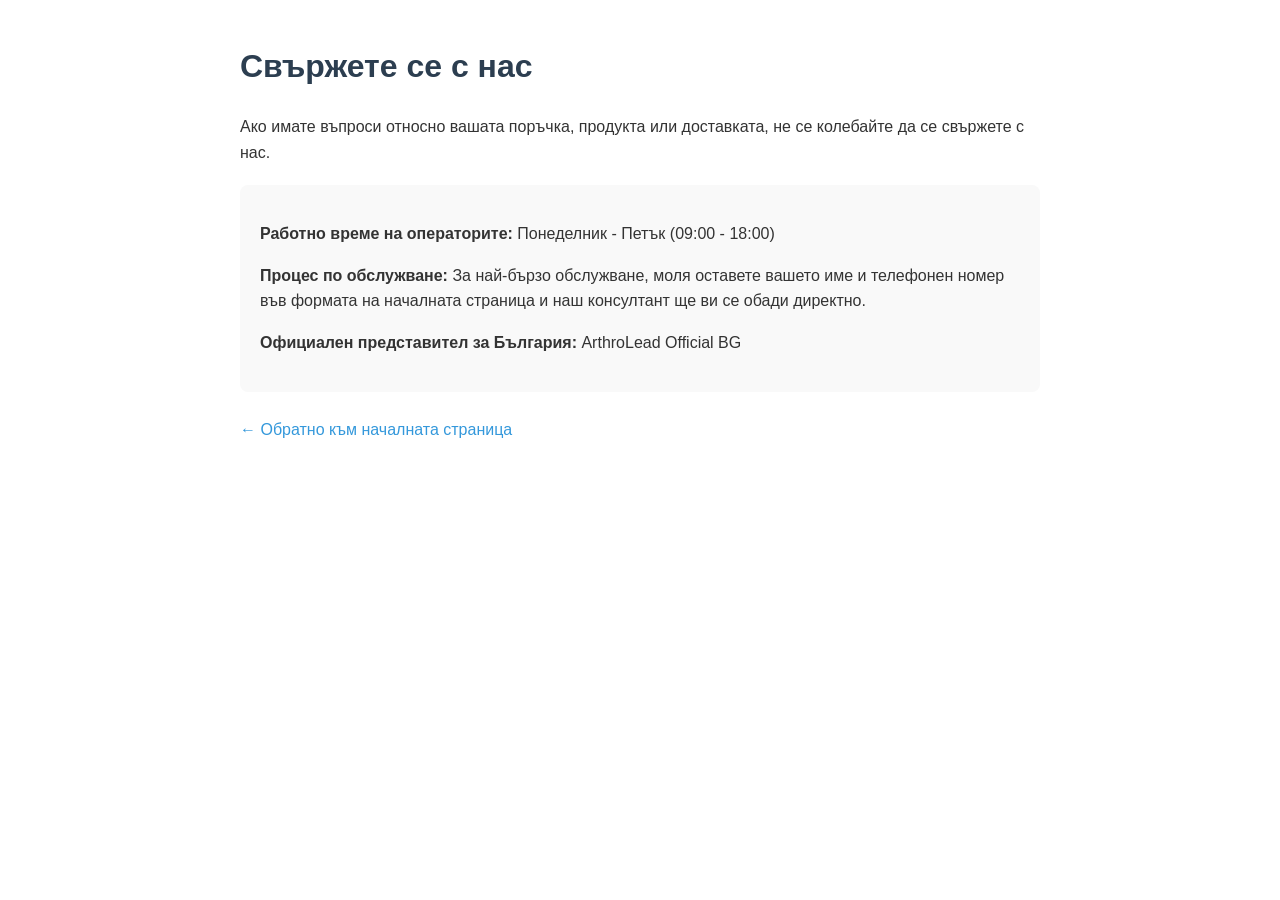
<file: contact.html>
<!DOCTYPE html>
<html lang="bg-BG">
<head>
    <meta charset="UTF-8">
    <meta name="viewport" content="width=device-width, initial-scale=1.0">
    <title>Контакти - ArthroLead</title>
    <style>
        body { font-family: Arial, sans-serif; line-height: 1.6; color: #333; max-width: 800px; margin: 0 auto; padding: 20px; }
        h1 { color: #2c3e50; }
        a { color: #3498db; text-decoration: none; }
        .contact-info { background: #f9f9f9; padding: 20px; border-radius: 8px; margin-top: 20px; }
    </style>
</head>
<body>
    <h1>Свържете се с нас</h1>
    <p>Ако имате въпроси относно вашата поръчка, продукта или доставката, не се колебайте да се свържете с нас.</p>
    
    <div class="contact-info">
        <p><strong>Работно време на операторите:</strong> Понеделник - Петък (09:00 - 18:00)</p>
        <p><strong>Процес по обслужване:</strong> За най-бързо обслужване, моля оставете вашето име и телефонен номер във формата на началната страница и наш консултант ще ви се обади директно.</p>
        <p><strong>Официален представител за България:</strong> ArthroLead Official BG</p>
    </div>
    
    <br>
    <a href="index.html">&larr; Обратно към началната страница</a>
</body>
</html>
</file>
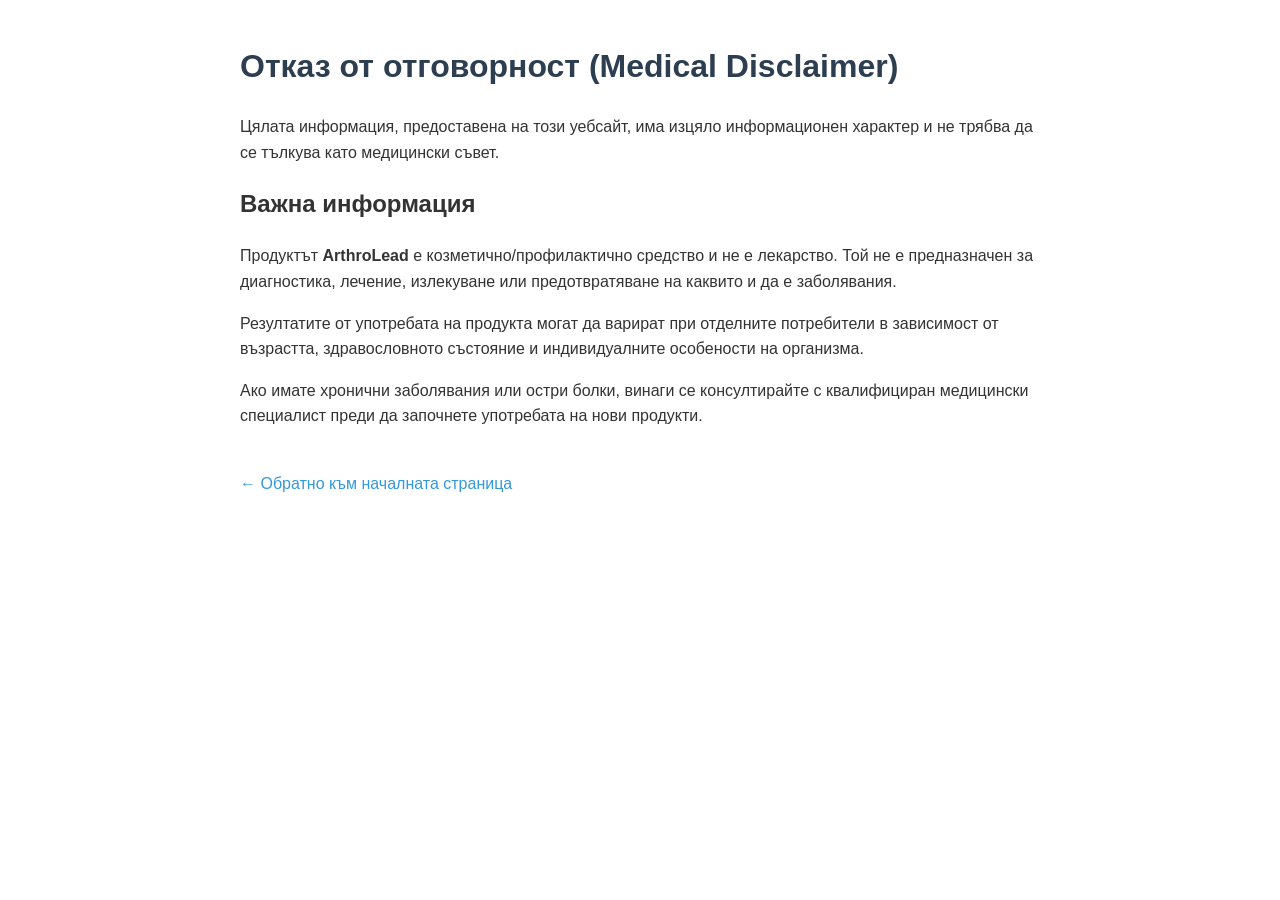
<file: disclaimer.html>
<!DOCTYPE html>
<html lang="bg-BG">
<head>
    <meta charset="UTF-8">
    <meta name="viewport" content="width=device-width, initial-scale=1.0">
    <title>Отказ от отговорност - ArthroLead</title>
    <style>
        body { font-family: Arial, sans-serif; line-height: 1.6; color: #333; max-width: 800px; margin: 0 auto; padding: 20px; }
        h1 { color: #2c3e50; }
        a { color: #3498db; text-decoration: none; }
    </style>
</head>
<body>
    <h1>Отказ от отговорност (Medical Disclaimer)</h1>
    <p>Цялата информация, предоставена на този уебсайт, има изцяло информационен характер и не трябва да се тълкува като медицински съвет.</p>
    <h2>Важна информация</h2>
    <p>Продуктът <strong>ArthroLead</strong> е козметично/профилактично средство и не е лекарство. Той не е предназначен за диагностика, лечение, излекуване или предотвратяване на каквито и да е заболявания.</p>
    <p>Резултатите от употребата на продукта могат да варират при отделните потребители в зависимост от възрастта, здравословното състояние и индивидуалните особености на организма.</p>
    <p>Ако имате хронични заболявания или остри болки, винаги се консултирайте с квалифициран медицински специалист преди да започнете употребата на нови продукти.</p>
    <br>
    <a href="index.html">&larr; Обратно към началната страница</a>
</body>
</html>
</file>
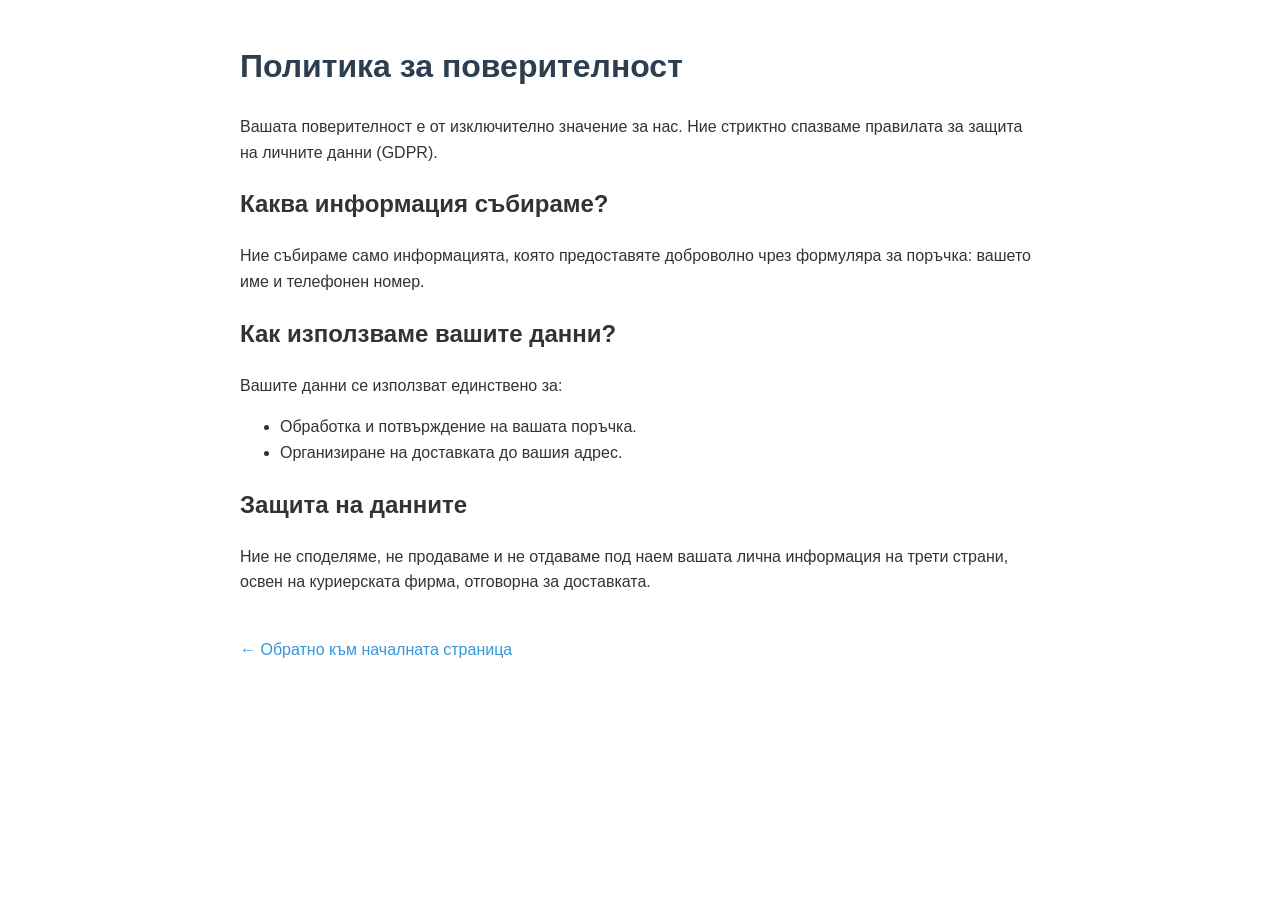
<file: privacy.html>
<!DOCTYPE html>
<html lang="bg-BG">
<head>
    <meta charset="UTF-8">
    <meta name="viewport" content="width=device-width, initial-scale=1.0">
    <title>Политика за поверителност - ArthroLead</title>
    <style>
        body { font-family: Arial, sans-serif; line-height: 1.6; color: #333; max-width: 800px; margin: 0 auto; padding: 20px; }
        h1 { color: #2c3e50; }
        a { color: #3498db; text-decoration: none; }
    </style>
</head>
<body>
    <h1>Политика за поверителност</h1>
    <p>Вашата поверителност е от изключително значение за нас. Ние стриктно спазваме правилата за защита на личните данни (GDPR).</p>
    <h2>Каква информация събираме?</h2>
    <p>Ние събираме само информацията, която предоставяте доброволно чрез формуляра за поръчка: вашето име и телефонен номер.</p>
    <h2>Как използваме вашите данни?</h2>
    <p>Вашите данни се използват единствено за:
        <ul>
            <li>Обработка и потвърждение на вашата поръчка.</li>
            <li>Организиране на доставката до вашия адрес.</li>
        </ul>
    </p>
    <h2>Защита на данните</h2>
    <p>Ние не споделяме, не продаваме и не отдаваме под наем вашата лична информация на трети страни, освен на куриерската фирма, отговорна за доставката.</p>
    <br>
    <a href="index.html">&larr; Обратно към началната страница</a>
</body>
</html>
</file>
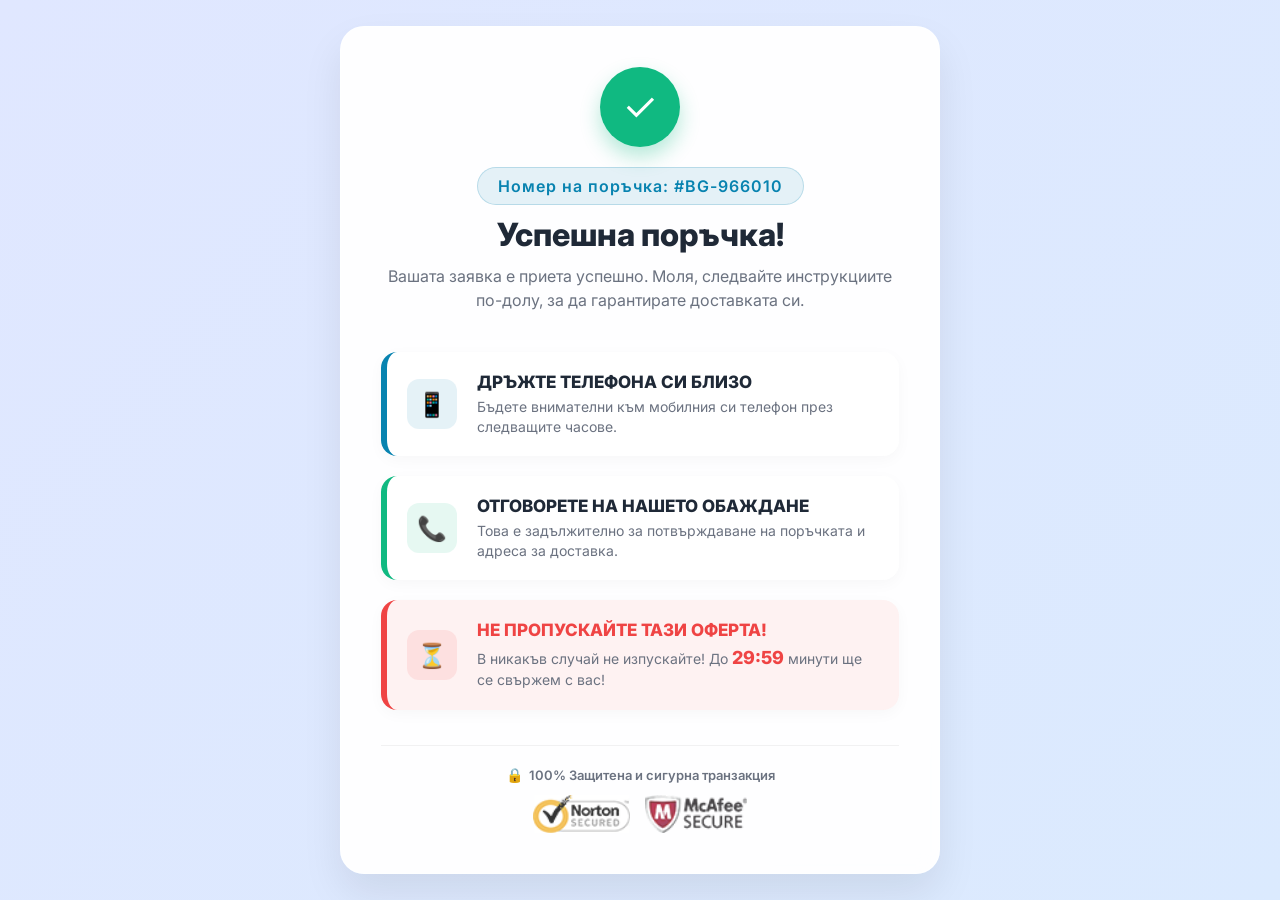
<file: success.html>
<!DOCTYPE html>
<html lang="bg">
<head>
    <meta charset="UTF-8">
    <meta name="viewport" content="width=device-width, initial-scale=1.0">
    <title>Успешна поръчка!</title>
    <link href="https://fonts.googleapis.com/css2?family=Inter:wght@400;600;800&display=swap" rel="stylesheet">
    <style>
        :root {
            --primary: #0883b0;
            --primary-dark: #06678a;
            --success: #10B981;
            --warning: #F59E0B;
            --danger: #EF4444;
            --bg: #F3F4F6;
            --card-bg: rgba(255, 255, 255, 0.95);
            --text-main: #1F2937;
            --text-light: #6B7280;
        }

        * {
            margin: 0;
            padding: 0;
            box-sizing: border-box;
            font-family: 'Inter', sans-serif;
        }

        body {
            background: linear-gradient(135deg, #E0E7FF 0%, #DBEAFE 100%);
            min-height: 100vh;
            display: flex;
            align-items: center;
            justify-content: center;
            padding: 20px;
            color: var(--text-main);
        }

        .container {
            width: 100%;
            max-width: 600px;
            background: var(--card-bg);
            border-radius: 24px;
            padding: 40px;
            box-shadow: 0 20px 40px rgba(0, 0, 0, 0.08);
            backdrop-filter: blur(10px);
            border: 1px solid rgba(255, 255, 255, 0.5);
            animation: slideUp 0.6s ease-out forwards;
            opacity: 0;
            transform: translateY(30px);
        }

        @keyframes slideUp {
            to {
                opacity: 1;
                transform: translateY(0);
            }
        }

        .header {
            text-align: center;
            margin-bottom: 40px;
        }

        .success-icon {
            width: 80px;
            height: 80px;
            background: var(--success);
            color: white;
            border-radius: 50%;
            display: flex;
            align-items: center;
            justify-content: center;
            font-size: 40px;
            margin: 0 auto 20px;
            box-shadow: 0 10px 20px rgba(16, 185, 129, 0.3);
            animation: scaleIn 0.5s ease-out 0.3s both;
            transform: scale(0);
        }

        @keyframes scaleIn {
            to { transform: scale(1); }
        }

        .header h1 {
            font-size: 32px;
            font-weight: 800;
            color: var(--text-main);
            margin-bottom: 10px;
        }

        .order-number {
            display: inline-block;
            padding: 8px 20px;
            background: rgba(8, 131, 176, 0.1);
            color: var(--primary);
            border-radius: 50px;
            font-weight: 600;
            font-size: 16px;
            letter-spacing: 1px;
            margin-bottom: 10px;
            border: 1px solid rgba(8, 131, 176, 0.2);
        }

        .subtitle {
            color: var(--text-light);
            font-size: 16px;
            line-height: 1.5;
        }

        .triggers-container {
            display: flex;
            flex-direction: column;
            gap: 20px;
            margin-top: 30px;
        }

        .trigger-card {
            background: white;
            border-radius: 16px;
            padding: 20px;
            display: flex;
            align-items: center;
            gap: 20px;
            box-shadow: 0 4px 15px rgba(0,0,0,0.03);
            border-left: 6px solid var(--primary);
            transition: transform 0.3s, box-shadow 0.3s;
            opacity: 0;
            animation: fadeInRight 0.5s ease-out forwards;
        }

        .trigger-card:hover {
            transform: translateX(5px);
            box-shadow: 0 8px 25px rgba(0,0,0,0.06);
        }

        .trigger-card:nth-child(1) { animation-delay: 0.6s; border-left-color: var(--primary); }
        .trigger-card:nth-child(2) { animation-delay: 0.8s; border-left-color: var(--success); }
        .trigger-card:nth-child(3) { animation-delay: 1.0s; border-left-color: var(--danger); background: #FEF2F2;}

        @keyframes fadeInRight {
            from { opacity: 0; transform: translateX(-20px); }
            to { opacity: 1; transform: translateX(0); }
        }

        .trigger-icon {
            width: 50px;
            height: 50px;
            border-radius: 12px;
            display: flex;
            align-items: center;
            justify-content: center;
            font-size: 24px;
            flex-shrink: 0;
            background: rgba(0,0,0,0.04);
        }

        .trigger-card:nth-child(1) .trigger-icon { color: var(--primary); background: rgba(8, 131, 176, 0.1); }
        .trigger-card:nth-child(2) .trigger-icon { color: var(--success); background: rgba(16, 185, 129, 0.1); animation: pulse 2s infinite; }
        .trigger-card:nth-child(3) .trigger-icon { color: var(--danger); background: rgba(239, 68, 68, 0.1); }

        @keyframes pulse {
            0% { box-shadow: 0 0 0 0 rgba(16, 185, 129, 0.4); }
            70% { box-shadow: 0 0 0 15px rgba(16, 185, 129, 0); }
            100% { box-shadow: 0 0 0 0 rgba(16, 185, 129, 0); }
        }

        .trigger-content h3 {
            font-size: 17px;
            font-weight: 800;
            color: var(--text-main);
            margin-bottom: 5px;
            text-transform: uppercase;
        }

        .trigger-content p {
            font-size: 14px;
            color: var(--text-light);
            line-height: 1.4;
        }

        .trigger-card:nth-child(3) .trigger-content h3 {
            color: var(--danger);
        }

        .countdown {
            font-weight: 800;
            color: var(--danger);
            font-size: 18px;
        }

        @media (max-width: 600px) {
            .container { padding: 30px 20px; }
            .header h1 { font-size: 26px; }
            .trigger-card { padding: 15px; gap: 15px; }
            .trigger-icon { width: 40px; height: 40px; font-size: 20px; }
            .trigger-content h3 { font-size: 15px; }
        }

        .security-seals {
            margin-top: 35px;
            text-align: center;
            border-top: 1px solid rgba(0,0,0,0.05);
            padding-top: 20px;
        }

        .security-seals p {
            font-size: 13px;
            color: var(--text-light);
            margin-bottom: 12px;
            font-weight: 600;
            display: flex;
            align-items: center;
            justify-content: center;
            gap: 6px;
        }

        .security-seals p::before {
            content: "🔒";
            font-size: 14px;
        }

        .seals-images {
            display: flex;
            justify-content: center;
            align-items: center;
            gap: 15px;
            opacity: 0.8;
            filter: grayscale(20%);
            transition: all 0.3s ease;
        }
        
        .seals-images:hover {
            opacity: 1;
            filter: grayscale(0%);
        }

        .seals-images img {
            height: 38px;
            object-fit: contain;
        }
    </style>
</head>
<body>

    <div class="container">
        <div class="header">
            <div class="success-icon">✓</div>
            <div class="order-number" id="orderNumber">Номер на поръчка: #Зареждане...</div>
            <h1>Успешна поръчка!</h1>
            <p class="subtitle">Вашата заявка е приета успешно. Моля, следвайте инструкциите по-долу, за да гарантирате доставката си.</p>
        </div>

        <div class="triggers-container">
            <!-- Gatilho 1: Fique atento ao celular -->
            <div class="trigger-card">
                <div class="trigger-icon">📱</div>
                <div class="trigger-content">
                    <h3>Дръжте телефона си близо</h3>
                    <p>Бъдете внимателни към мобилния си телефон през следващите часове.</p>
                </div>
            </div>

            <!-- Gatilho 2: Atenda nossas ligações -->
            <div class="trigger-card">
                <div class="trigger-icon">📞</div>
                <div class="trigger-content">
                    <h3>Отговорете на нашето обаждане</h3>
                    <p>Това е задължително за потвърждаване на поръчката и адреса за доставка.</p>
                </div>
            </div>

            <!-- Gatilho 3: Oferta 30 min -->
            <div class="trigger-card">
                <div class="trigger-icon">⏳</div>
                <div class="trigger-content">
                    <h3>Не пропускайте тази оферта!</h3>
                    <p>В никакъв случай не изпускайте! До <span class="countdown" id="timer">30:00</span> минути ще се свържем с вас!</p>
                </div>
            </div>
        </div>

        <!-- Security Seals -->
        <div class="security-seals">
            <p>100% Защитена и сигурна транзакция</p>
            <div class="seals-images">
                <img src="[data-uri]" alt="Norton Security">
                <img src="[data-uri]" alt="McAfee Security">
            </div>
        </div>
    </div>

    <script>
        document.addEventListener('DOMContentLoaded', () => {
            // Generate Random Order ID
            const orderId = Math.floor(100000 + Math.random() * 900000);
            const orderEl = document.getElementById('orderNumber');
            if (orderEl) {
                orderEl.textContent = `Номер на поръчка: #BG-${orderId}`;
            }

            // 30 Minute Countdown Timer
            let timeInSeconds = 30 * 60;
            const timerEl = document.getElementById('timer');
            
            const updateTimer = () => {
                const minutes = Math.floor(timeInSeconds / 60);
                const seconds = timeInSeconds % 60;
                
                timerEl.textContent = `${minutes.toString().padStart(2, '0')}:${seconds.toString().padStart(2, '0')}`;
                
                if (timeInSeconds > 0) {
                    timeInSeconds--;
                }
            };
            
            updateTimer();
            setInterval(updateTimer, 1000);
        });
    </script>
</body>
</html>
</file>
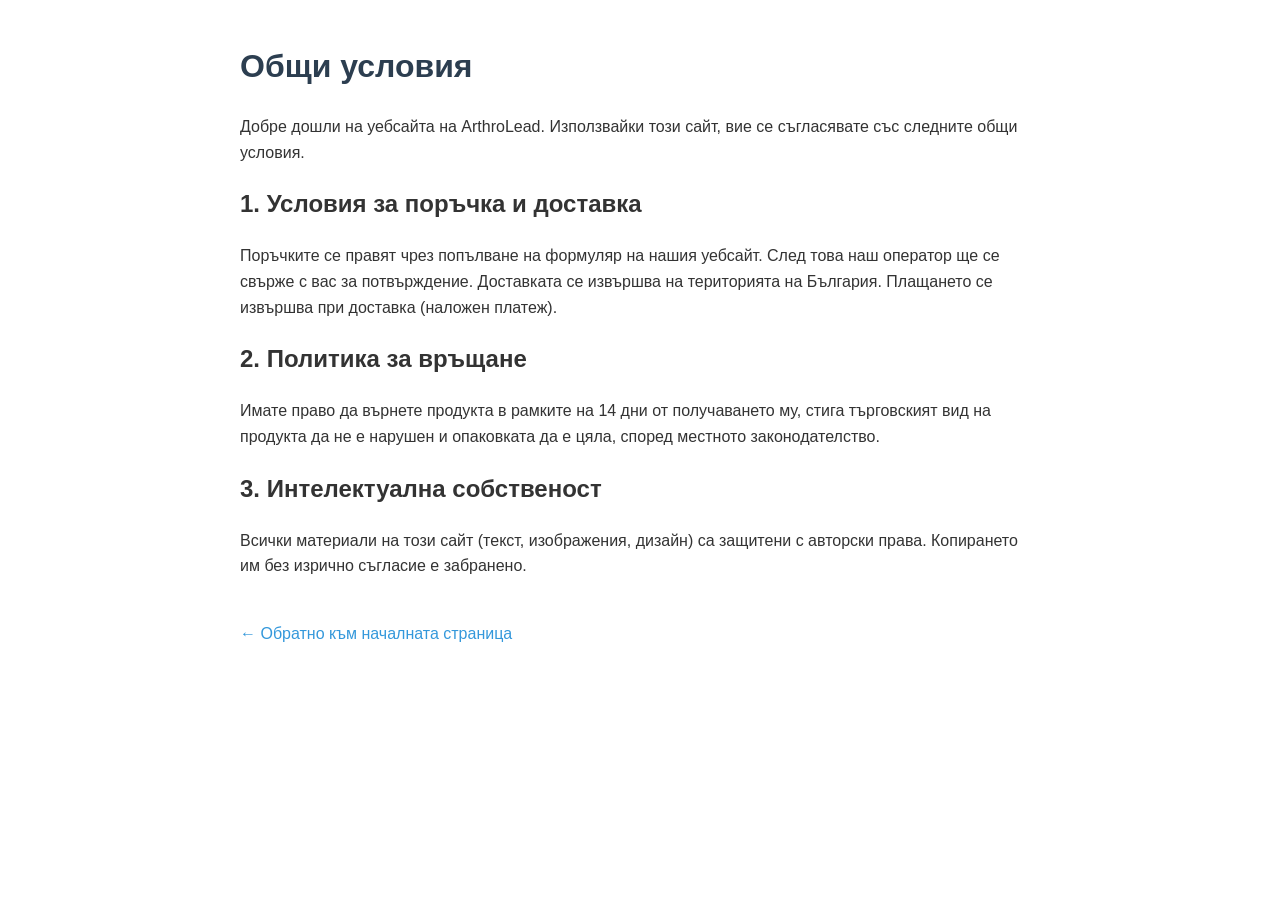
<file: terms.html>
<!DOCTYPE html>
<html lang="bg-BG">
<head>
    <meta charset="UTF-8">
    <meta name="viewport" content="width=device-width, initial-scale=1.0">
    <title>Общи условия - ArthroLead</title>
    <style>
        body { font-family: Arial, sans-serif; line-height: 1.6; color: #333; max-width: 800px; margin: 0 auto; padding: 20px; }
        h1 { color: #2c3e50; }
        a { color: #3498db; text-decoration: none; }
    </style>
</head>
<body>
    <h1>Общи условия</h1>
    <p>Добре дошли на уебсайта на ArthroLead. Използвайки този сайт, вие се съгласявате със следните общи условия.</p>
    <h2>1. Условия за поръчка и доставка</h2>
    <p>Поръчките се правят чрез попълване на формуляр на нашия уебсайт. След това наш оператор ще се свърже с вас за потвърждение. Доставката се извършва на територията на България. Плащането се извършва при доставка (наложен платеж).</p>
    <h2>2. Политика за връщане</h2>
    <p>Имате право да върнете продукта в рамките на 14 дни от получаването му, стига търговският вид на продукта да не е нарушен и опаковката да е цяла, според местното законодателство.</p>
    <h2>3. Интелектуална собственост</h2>
    <p>Всички материали на този сайт (текст, изображения, дизайн) са защитени с авторски права. Копирането им без изрично съгласие е забранено.</p>
    <br>
    <a href="index.html">&larr; Обратно към началната страница</a>
</body>
</html>
</file>
<file: css/style.css>
.container {
    padding-right: 10px;
    padding-left: 10px
}

*,
.reviews__item,
.slick-slider {
    box-sizing: border-box
}

.slick-loading .slick-slide,
.slick-loading .slick-track {
    visibility: hidden
}

.slick-dots,
ul {
    list-style: none
}

.reviews__item,
.slick-dots li button,
.slick-dots li button:focus,
.slick-dots li button:hover,
.slick-list:focus,
.slick-next,
.slick-prev,
.slick-slide,
a,
a:focus,
button,
button:focus,
input,
input:focus {
    outline: 0
}

.form,
.slick-dots,
.title {
    text-align: center
}

.nav__list,
.price {
    justify-content: space-between
}

.btn,
.slick-list,
svg {
    overflow: hidden
}

.container {
    width: 100%;
    margin: 0 auto
}

@media (min-width:480px) {
    .container {
        width: 480px
    }
}

@media (min-width:640px) {
    .container {
        width: 640px
    }
}

@media (min-width:768px) {
    .container {
        width: 768px
    }
}

@media (min-width:1024px) {
    .container {
        width: 1024px
    }
}

@media (min-width:1200px) {
    .container {
        width: 1190px
    }
}

.wrap::after,
.wrap::before {
    content: "";
    display: table;
    clear: both
}

.slick-list,
.slick-slider,
.slick-track,
footer,
header,
nav,
section {
    display: block
}

a,
b,
body,
center,
dd,
div,
footer,
form,
h1,
h2,
h3,
header,
html,
i,
img,
label,
li,
nav,
object,
output,
p,
s,
section,
span,
time,
u,
ul,
var {
    margin: 0;
    padding: 0;
    border: 0;
    font: inherit;
    vertical-align: baseline
}

.slick-dots li button:before,
.slick-next:before,
.slick-prev:before {
    -webkit-font-smoothing: antialiased;
    -moz-osx-font-smoothing: grayscale
}

.text-bold,
.title {
    font-weight: 700
}

body {
    line-height: 1
}

br {
    font-size: 0
}

a {
    text-decoration: none
}

button {
    border: none
}

.slick-slider {
    position: relative;
    -webkit-user-select: none;
    user-select: none;
    -webkit-touch-callout: none;
    -khtml-user-select: none;
    touch-action: pan-y;
    -webkit-tap-highlight-color: transparent
}

.slick-list {
    position: relative;
    margin: 0;
    padding: 0
}

.slick-list.dragging {
    cursor: pointer
}

.slick-slider .slick-list,
.slick-slider .slick-track {
    transform: translate3d(0, 0, 0)
}

.slick-track {
    position: relative;
    top: 0;
    left: 0;
    margin-left: auto;
    margin-right: auto
}

.slick-track:after,
.slick-track:before {
    display: table;
    content: ''
}

.slick-track:after {
    clear: both
}

.slick-slide {
    display: none;
    float: left;
    height: 100%;
    min-height: 1px
}

.slick-slide img {
    display: block
}

.slick-slide.slick-loading img {
    display: none
}

.slick-slide.dragging img {
    pointer-events: none
}

.slick-initialized .slick-slide {
    display: block
}

.slick-vertical .slick-slide {
    display: block;
    height: auto;
    border: 1px solid transparent
}

.slick-arrow.slick-hidden {
    display: none
}

.slick-dots,
.slick-next,
.slick-prev {
    position: absolute;
    display: block;
    padding: 0
}

.slick-loading .slick-list {
    background: #fff
}

.slick-next,
.slick-prev {
    font-size: 0;
    line-height: 0;
    top: 50%;
    width: 20px;
    height: 20px;
    transform: translate(0, -50%);
    cursor: pointer;
    color: transparent;
    border: none;
    background: 0 0
}

.slick-next:focus,
.slick-next:hover,
.slick-prev:focus,
.slick-prev:hover {
    color: transparent;
    outline: 0;
    background: 0 0
}

.slick-next:focus:before,
.slick-next:hover:before,
.slick-prev:focus:before,
.slick-prev:hover:before {
    opacity: 1
}

.slick-next.slick-disabled:before,
.slick-prev.slick-disabled:before {
    opacity: .25
}

.slick-next:before,
.slick-prev:before {
    font-size: 20px;
    line-height: 1;
    opacity: .75;
    color: #fff
}

.slick-prev {
    left: -25px
}

.slick-prev:before {
    content: '←'
}

.slick-next:before {
    content: '→'
}

.slick-next {
    right: -25px
}

.slick-dots {
    bottom: -25px;
    left: 0;
    width: 100%;
    margin: 0
}

.slick-dots li {
    position: relative;
    display: inline-block;
    width: 20px;
    height: 20px;
    margin: 0 5px;
    padding: 0;
    cursor: pointer
}

.slick-dots li button {
    font-size: 0;
    line-height: 0;
    display: block;
    width: 20px;
    height: 20px;
    padding: 5px;
    cursor: pointer;
    color: transparent;
    border: 0;
    background: 0 0
}

.form,
.form__head::after {
    background-color: #f1f4f6
}

.form::after,
.form__footer,
.form__label::before {
    background-repeat: no-repeat
}

.slick-dots li button:focus:before,
.slick-dots li button:hover:before {
    opacity: 1
}

.slick-dots li button:before {
    font-size: 6px;
    line-height: 20px;
    position: absolute;
    top: 0;
    left: 0;
    width: 20px;
    height: 20px;
    content: "";
    text-align: center;
    opacity: .25;
    color: #000
}

.slick-dots li.slick-active button:before {
    opacity: .75;
    color: #000
}

body {
    font-family: Roboto, sans-serif;
    font-size: 14px
}

img {
    max-width: 100%
}

.title {
    font-size: 44px;
    line-height: 1;
    color: #4a5665;
    margin: 0 auto
}

.main-color {
    color: #de3875
}

.nowrap {
    white-space: nowrap
}

.form {
    max-width: 269px;
    border-radius: 10px;
    border: 4px solid #f39167;
    position: relative;
    box-shadow: 0 0 20px 5px rgba(196, 170, 160, .5)
}

.form::after {
    content: '';
    display: block;
    position: absolute;
    height: 286px;
    width: 53px;
    right: -42px;
    top: 123px;
    background-image: url(../img/form-arrow.svg);
    background-size: contain
}

.btn::before,
.form__label::before {
    top: 50%;
    content: ''
}

.form__head {
    padding: 18px 16px 12px;
    position: relative;
    z-index: 0
}

.form__head::after {
    display: block;
    position: absolute;
    bottom: 0;
    left: -3px;
    width: 135px;
    height: 135px;
    transform: translateY(50%) translateX(50%) scaleY(.12) scaleX(1.37) rotate(45deg);
    z-index: -1;
    content: ''
}

.form__title {
    font-size: 20px;
    color: #000;
    font-weight: 500;
    line-height: 1
}

.form__date {
    color: #f39167;
    line-height: 24px;
    display: inline-block;
    margin-top: 2px
}

.form__body {
    background-color: #fff;
    padding: 23px 16px 20px
}

.form__label {
    display: block;
    margin-bottom: 16px;
    position: relative;
    max-width: 220px;
    margin-left: auto;
    margin-right: auto
}

.form__label::before {
    display: block;
    position: absolute;
    height: 24px;
    width: 22px;
    background-image: url(../img/ico-name.svg);
    background-position: 50%;
    background-size: contain;
    left: 20px;
    transform: translateY(-50%)
}

.form__label--tel::before {
    background-image: url(../img/ico-phone.svg)
}
.form__label--country::before {
	background-image: url(../img/ico-country.svg);
}
.form__label input,.form__label select {
	width: 100%;
    padding-top: 20px;
    padding-bottom: 18px;
    font-size: 16px;
    color: #666;
    border-radius: 5px;
    border: 1px solid #dedddd;
    box-shadow: inset 1px 3px 5px rgba(34, 35, 39, .09);
    padding-left: 54px;
    max-width: 100%
}

.form__label input:focus,
.form__label input:hover.form__label select:focus,
.form__label select:hover {
    box-shadow: inset 0 0 10px 2px rgba(34, 35, 39, .2)
}
select {
	outline: none !important;
	-webkit-appearance: none;
	-moz-appearance: none;
	appearance: none;
	background-image: url(../img/select-triangle.svg);
	background-repeat: no-repeat;
	background-position: right 10px center;
	background-size: 10px 10px;
}
.form__lastpack {
    font-size: 16px;
    font-weight: 500;
    margin-top: 7px
}

.form__lastpack .lastpack {
    color: #f39167
}

.form__footer {
    padding: 20px 16px 20px 45px;
    font-size: 13px;
    color: #1f1f1f;
    background-image: url(../img/ico-pay.svg);
    background-position: 30px 50%
}

.ever-popup__inner .ever-popup__close {
    top: -10px;
    right: -200px
}

.price {
    display: flex;
    flex-wrap: wrap;
    margin-top: 16px
}

.price__caption {
    margin-bottom: 2px;
    text-align: center;
}

.center,
.subtitle {
    text-align: center
}

.price__old {
    display: flex;
    flex-direction: column;
    margin-left: auto;
    margin-right: 5px;
    position: relative
}

.price__old::before {
    content: '';
    display: block;
    position: absolute;
    height: 54px;
    width: 1px;
    background-color: rgba(209, 208, 208, .6);
    right: -10px
}

.price__old .price__caption {
    font-size: 13px;
    color: #666;
    font-weight: 400
}

.price__old .price__num {
    font-size: 20px;
    color: #3a3a3a;
    position: relative
}

.price__old .price__num::after,
.price__old .price__num::before {
    content: '';
    display: block;
    position: absolute;
    width: 112%;
    height: 1px;
    background-color: #f01d07;
    transform: rotate(18deg);
    top: 50%;
    left: 0
}

.btn,
.price__new {
    margin-right: auto;
    position: relative
}

.price__old .price__num::after {
    transform: rotate(-18deg)
}

.price__old .price__currency {
    font-size: 16px;
    color: #3a3a3a
}

.price__new {
    display: flex;
    flex-direction: column;
    margin-left: 5px;
    left: 10px
}

.btn,
.nav {
    margin-left: auto
}

.price__new .price__value {
    color: #de3875
}

.price__new .price__caption {
    font-size: 14px;
    color: #30302f
}

.price__new .price__num {
    font-size: 26px;
    font-weight: 700;
    letter-spacing: -1.5px
}

.price__new .price__currency {
    font-weight: 600;
    font-size: 16px
}

.btn {
    background: linear-gradient(to right, #dd3472 0, #ff5594 50%, #dd3472 100%);
    padding: 8px 20px 10px;
    border-radius: 5px;
    font-size: 28px;
    font-weight: 900;
    color: #fff;
    line-height: 1;
    box-shadow: 0 5px 0 #c62963, 0 20px 16px -7px rgba(198, 41, 99, .28);
    margin-bottom: 20px;
    cursor: pointer;
    width: 100%;
    max-width: 220px;
    font-family: Roboto;
    transition: .3s
}

.btn:hover {
    box-shadow: 0 5px 0 #c62963, 0 0 16px -7px rgba(198, 41, 99, 0);
    transition: .3s
}

.btn:hover::before {
    animation: main_btn .4s linear
}

.btn:active {
    box-shadow: 0 0 0 #c62963, 0 0 16px -7px rgba(198, 41, 99, 0);
    transition: .1s;
    transform: translateY(5px)
}

.btn__small {
    font-size: 21px;
    font-weight: 500;
    display: block;
    margin-top: -2px
}

.btn::before {
    width: 20px;
    height: 150%;
    background: rgba(255, 255, 255, .4);
    box-shadow: 0 0 63px 3px #fff;
    transform: translateY(-50%) rotate(25deg);
    position: absolute;
    left: -20%
}

.nav {
    max-width: 769px;
    width: 100%;
    padding-top: 10px
}

.nav__list {
    display: flex
}

.nav__link {
    font-size: 18px;
    color: #4a5665;
    font-weight: 500;
    cursor: default
}

@keyframes main_btn {
    0% {
        left: -10%
    }
    100% {
        left: 120%
    }
}

.header {
    background-image: url(../img/bg-header.png);
    background-position: 50% 0;
    background-repeat: no-repeat;
    position: relative;
    z-index: auto;
    padding-bottom: 85px;
    background-size: cover
}

.header::after {
    content: '';
    display: block;
    width: 100%;
    height: 43px;
    background: url(../img/wave-top.png) center center no-repeat;
    background-size: cover;
    position: absolute;
    bottom: 0;
    left: 50%;
    transform: translateX(-50%);
    z-index: 1
}

.header__top {
    display: flex;
    padding-top: 20px;
    margin-bottom: 33px;
}

.header__logo {
    margin-left: 1px;
}

.header__content {
    display: flex;
    flex-wrap: wrap
}

.header__about {
    max-width: 515px;
    position: relative;
    z-index: 2
}

.header__title {
    font-size: 50px;
    font-weight: 900;
    line-height: 54px;
    color: #3a3a3a;
    margin-bottom: 50px
}

.header__title span {
    line-height: 60px;
    display: block;
    font-size: 54px;
    margin-bottom: 3px
}

.header__features-item {
    font-size: 20px;
    color: #4a5665;
    font-weight: 400;
    line-height: 1.2;
    margin-bottom: 23px;
    padding-left: 37px;
    position: relative
}

.header__features-item::before {
    content: '';
    display: block;
    position: absolute;
    background-color: #fff;
    border-radius: 50%;
    height: 9px;
    width: 9px;
    border: 3px solid #ed6b23;
    left: 0;
    top: 8px
}

.header__features-item b {
    color: #1d1d1b;
    font-weight: 700;
    display: block;
    line-height: 30px;
    margin-bottom: -3px
}

.components .components__results .components__popup-head .components__popup-title,
.factors__name {
    line-height: 1.1
}

.header__prod {
    position: relative;
    max-width: 250px;
    align-self: flex-end;
    top: 60px;
    right: 50px;
    z-index: 3
}

.header .form {
    margin-left: auto;
    align-self: flex-start;
    position: relative;
    z-index: 2
}

.header__woman {
    position: absolute;
    z-index: auto;
    bottom: -110px;
    left: 50%;
    transform: translateX(-45%);
    width: 606px
}

.factors,
.wave {
    position: relative
}

.factors {
    padding: 70px 0;
    background: #fff;
    z-index: 1
}

.wave::after,
.wave::before {
    display: block;
    position: absolute;
    left: 50%;
    content: '';
    transform: translateX(-50%);
    background-size: cover
}

.wave::before {
    width: 326px;
    height: 34px;
    background: url(../img/wave-bottom.png) center center no-repeat;
    top: 0
}

.wave::after {
    width: 100%;
    height: 43px;
    background: url(../img/wave-top.png) center center no-repeat;
    bottom: 0;
    z-index: 1;
    background-size: cover
}

.title-factors {
    margin-bottom: 53px
}

.factors-path {
    fill: #fff;
    fill-rule: evenodd
}

.factors-path-podagra {
    fill-rule: initial
}

.factors__wrap {
    display: flex;
    justify-content: flex-start;
    align-items: flex-start;
    flex-wrap: wrap;
    margin-bottom: 91px
}

.factors__item {
    width: 370px;
    margin-right: 30px;
    margin-bottom: 30px
}

.factors__item:nth-child(3n+3) {
    margin-right: 0
}

.factors__item:nth-last-child(-n+3) {
    margin-bottom: 0
}

.factors__item:nth-child(even) .factors__circle::before {
    border-radius: 50% 50% 0 0/100% 100% 0 0;
    bottom: auto;
    top: 0
}

.factors__name {
    font-size: 24px;
    font-weight: 700;
    color: #1d1d1b;
    max-width: 245px;
    margin-bottom: 21px
}

.factors__line {
    width: 100%;
    height: 2px;
    background: #fdc85c;
    display: block;
    position: relative;
    margin-bottom: 34px
}

.factors__circle {
    display: flex;
    justify-content: center;
    align-items: center;
    width: 100px;
    height: 100px;
    background: #fdc85c;
    border-radius: 50%;
    position: absolute;
    top: calc(50% - 50px);
    right: 0;
    z-index: auto
}

.factors__circle::before {
    content: '';
    width: 100%;
    height: 50%;
    background: #eef2f7;
    border-radius: 0 0 50% 50%/0 0 100% 100%;
    position: absolute;
    left: -10px;
    bottom: 0;
    z-index: -2
}

.factors__point {
    font-size: 20px;
    line-height: 1;
    color: #4a5665;
    padding-left: 20px;
    margin-bottom: 8px;
    position: relative
}

.factors__point::before {
    content: '';
    width: 8px;
    height: 8px;
    background: #fdc85c;
    border-radius: 50%;
    position: absolute;
    top: 7px;
    left: 0
}

.factors__item-podagra {
    margin-top: 60px
}

.factors__item-injuries {
    margin-top: 30px
}

.factors__conclusion {
    font-size: 28px;
    line-height: 1.2;
    color: #4a5665;
    text-align: center;
    max-width: 750px;
    margin: 0 auto
}

.factors__item-process .factors__circle,
.factors__item-process .factors__line,
.factors__item-process .factors__point::before {
    background: #f88d01
}

.factors__item-infection .factors__circle,
.factors__item-infection .factors__line,
.factors__item-infection .factors__point::before {
    background: #cc6638
}

.factors__item-loads .factors__circle,
.factors__item-loads .factors__line,
.factors__item-loads .factors__point::before {
    background: #fe8aa0
}

.factors__item-injuries .factors__circle,
.factors__item-injuries .factors__line,
.factors__item-injuries .factors__point::before {
    background: #e04c80
}

.factors__item-podagra .factors__circle,
.factors__item-podagra .factors__line,
.factors__item-podagra .factors__point::before {
    background: #861335
}

.subtitle {
    color: #89939f;
    font-size: 22px;
    margin: 9px 0 115px
}

.solution {
    padding: 70px 0 80px;
    position: relative;
    background-color: #f1f3f7;
    background-image: radial-gradient(#e8ecf0 15%, transparent 0), radial-gradient(#e8ecf0 15%, transparent 0), url(../img/main-bg.png);
    background-repeat: repeat, repeat, no-repeat;
    background-size: 16px 16px, 16px 16px, cover;
    background-position: 0 0, 8px 8px, center bottom
}

.solution__items {
    position: relative;
    display: flex;
    flex-wrap: wrap;
    justify-content: space-between;
    margin-bottom: 103px
}

.solution__items::before {
    background-image: url(../img/prod-main.png);
    background-repeat: no-repeat;
    background-position: center center;
    background-size: contain;
    content: '';
    display: block;
    width: 250px;
    height: 520px;
    position: absolute;
    top: -78px;
    left: 50%;
    transform: translateX(-50%);
    z-index: 10
}

.solution__row {
    width: 100%;
    display: flex;
    justify-content: space-between;
    margin-bottom: 65px
}

.solution__row .item {
    position: relative;
    width: 50%;
    z-index: 9
}

.solution__row .item::before,
.solution__row .item:nth-child(1)::after {
    position: absolute;
    z-index: 0;
    content: ''
}

.solution__row .item__descr {
    font-size: 18px;
    color: #4a5665
}

.solution__row .item__descr span {
    color: #1d1d1b;
    font-size: 24px;
    display: inline-block;
    margin-bottom: 10px
}

.solution__row .item::before {
    width: 12px;
    height: 12px;
    background: #f88c00;
    border-radius: 50%;
    border: 10px solid #fff;
    top: -5px
}

.solution__row .item:nth-child(1) {
    text-align: right;
    padding-right: 208px
}

.solution__row .item:nth-child(1)::before {
    right: 155px
}

.solution__row .item:nth-child(1)::after {
    display: block;
    width: 100%;
    max-width: 310px;
    height: 2px;
    background: #fff;
    top: 10px;
    left: 430px
}

.solution__row .item:nth-child(2) {
    padding-left: 212px
}

.solution__row .item:nth-child(2)::before {
    left: 155px
}

.solution__foot-title {
    text-align: center;
    font-size: 28px;
    font-weight: 500
}

.btn-solution {
    margin-top: 25px;
    margin-bottom: 0
}

.components {
    padding: 50px 0 70px
}

.title-components {
    margin-bottom: 83px
}

.components-svg {
    fill: #eef2f7;
    fill-rule: evenodd
}

.components__wrap {
    margin-bottom: 45px
}

.components__row {
    display: flex;
    justify-content: flex-start;
    align-items: flex-start;
    margin-bottom: 48px
}

.components__row:last-child {
    margin-bottom: 0
}

.components__item {
    display: flex;
    justify-content: flex-start;
    align-items: center;
    width: 610px;
    flex-shrink: 0;
    position: relative;
    padding-left: 185px
}

.components__item:first-child {
    width: 510px;
    margin-right: 60px
}

.components__item:last-child {
    padding-left: 215px
}

.components__item:last-child .components__img {
    width: 200px
}

.components__img {
    flex-shrink: 0;
    width: 170px;
    position: absolute;
    top: 50%;
    transform: translateY(-50%);
    left: 0
}

.components__img img {
    display: block;
    margin-left: auto;
    max-width: initial
}

.components__img-5 {
    left: -28px
}

.components__name {
    font-size: 20px;
    line-height: 1;
    font-weight: 700;
    color: #1d1d1b;
    background: #eef2f7;
    border-radius: 50px;
    display: inline-block;
    padding: 10px 16px;
    margin-bottom: 10px
}

.components__text {
    font-size: 18px;
    line-height: 1.4;
    color: #4a5665;
    padding-left: 15px
}

.components__bottom {
    display: flex;
    justify-content: flex-start;
    align-items: flex-start
}

.components__fact {
    width: 170px;
    height: 170px;
    flex-shrink: 0;
    margin-right: 30px
}

.components__about {
    font-size: 20px;
    line-height: 1.5;
    color: #2c2c29;
    border-top: 2px solid #eef2f7;
    border-bottom: 2px solid #eef2f7;
    padding: 24px 0;
    margin: 11px 0 23px
}

.components__links {
    display: flex;
    justify-content: flex-start;
    align-items: center
}

.components__link {
    font-size: 17px;
    line-height: 1;
    color: #0095d3;
    cursor: pointer
}

.components__link:first-child {
    margin-right: 36px
}

.components__link:hover {
    text-decoration: underline
}

.green-color {
    color: #2c9748
}

.components__popup {
    position: fixed;
    display: none;
    width: 1010px;
    max-height: 95vh;
    overflow: scroll;
    left: 50%;
    transform: translateX(-50%) translateY(-50%);
    text-align: center;
    background-color: #fff;
    border-radius: 10px;
    border: 1px solid #d8dde5;
    top: 50%;
    box-shadow: 15px 24px 76px rgba(102, 108, 115, .9);
    z-index: 10
}

.order__img,
.reviews__img,
.reviews__text,
.use {
    overflow: hidden
}

.components__popup.show {
    display: block
}

.components__popup::-webkit-scrollbar {
    display: none
}

.components .components__authors .components__popup-head {
    text-align: left;
    padding: 46px 150px;
    background: #f5f7f9;
    position: relative;
    border-radius: 10px
}

.components .components__authors .components__popup-head::before {
    content: '';
    display: block;
    width: 98px;
    height: 99px;
    position: absolute;
    left: 24px;
    top: 24px;
    background: url(../img/components-authors-top.png)
}

.components .components__authors .components__authors-wrap {
    display: flex;
    justify-content: space-between;
    padding: 35px 170px 35px 182px;
    position: relative
}

.components .components__authors .components__authors-wrap::before {
    content: '';
    display: block;
    width: 182px;
    height: 180px;
    position: absolute;
    left: 0;
    bottom: 0;
    background: url(../img/components-authors-bottom.png);
    background-size: contain
}

.components .components__authors .components__authors-wrap .components__popup-text {
    text-align: left;
    max-width: 270px;
    margin-bottom: 68px;
    position: relative;
    z-index: 2
}

.components .components__authors .components__authors-wrap .components__popup-text::before {
    content: '1';
    display: block;
    font-size: 100px;
    color: #f5f7f9;
    font-weight: 900;
    position: absolute;
    z-index: -1;
    bottom: 0;
    left: -35px
}

.components .components__authors .components__authors-wrap .components__popup-text:nth-child(2)::before {
    content: '2'
}

.components .components__authors .components__authors-wrap .components__popup-text:nth-child(3)::before {
    content: '3'
}

.components .components__authors .components__authors-wrap .components__authors-right .components__popup-text:nth-child(1)::before {
    content: '4'
}

.components .components__authors .components__authors-wrap .components__authors-right .components__popup-text:nth-child(2)::before {
    content: '5'
}

.components .components__results .components__popup-head {
    text-align: left;
    padding: 36px 152px;
    background: #f5f7f9;
    position: relative;
    border-radius: 10px
}

.components .components__results .components__popup-head::before {
    content: '';
    display: block;
    width: 98px;
    height: 99px;
    position: absolute;
    left: 24px;
    top: 34px;
    background: url(../img/popup-resuts-top.png)
}

.components .components__results .components__results-wrap {
    padding: 25px 170px 45px 152px;
    position: relative;
    text-align: left;
    z-index: 2
}

.components .components__results .components__results-wrap::before {
    content: '';
    display: block;
    width: 182px;
    height: 180px;
    position: absolute;
    left: 0;
    bottom: 0;
    background: url(../img/components-authors-bottom.png);
    background-size: contain;
    z-index: 0
}

.compare::after,
.compare::before {
    content: '';
    left: 50%
}

.components__popup-title {
    display: inline-block;
    color: #4a5665;
    font-size: 38px;
    font-weight: 500;
    line-height: 50px;
    border-bottom: 2px solid #dae1e9
}

.components__popup-text {
    color: #4a5665;
    font-size: 17px;
    line-height: 24px;
    position: relative;
    z-index: 2
}

.components__popup-btn {
    width: 30px;
    height: 30px;
    background-color: #d5dce5;
    border-radius: 50%;
    position: absolute;
    right: 15px;
    top: 14px;
    cursor: pointer
}

.components__popup-btn::after,
.components__popup-btn::before {
    content: '';
    display: block;
    position: absolute;
    background-color: #fff;
    height: 2px;
    width: 20px;
    left: 50%;
    top: 50%;
    transform: translateX(-50%) translateY(-50%) rotate(45deg)
}

.components__popup-btn::after {
    transform: translateX(-50%) translateY(-50%) rotate(-45deg)
}

.compare::before {
    width: 326px;
    height: 34px;
    background: url(../img/wave-bottom.png) center center no-repeat;
    position: absolute;
    top: 0;
    transform: translateX(-50%)
}

.compare::after {
    width: 100%;
    height: 43px;
    background: url(../img/wave-top.png) center center no-repeat;
    background-size: cover;
    position: absolute;
    bottom: -1px;
    transform: translateX(-50%)
}

.compare,
.compare__items {
    position: relative
}

.compare {
    padding: 70px 0 90px;
    background-color: #f1f3f7;
    background-image: radial-gradient(#e8ecf0 15%, transparent 0), radial-gradient(#e8ecf0 15%, transparent 0), url(../img/main-bg.png);
    background-repeat: repeat, repeat, no-repeat;
    background-size: 16px 16px, 16px 16px, cover;
    background-position: 0 0, 8px 8px, center bottom
}

.compare .title {
    margin-bottom: 60px
}

.compare__items::after,
.compare__items::before {
    content: '';
    display: block;
    position: absolute;
    left: 50%
}

.compare__items::before {
    width: 93px;
    height: 103px;
    top: -10px;
    transform: translateX(-50%);
    background: url(../img/compare-weight.png)
}

.compare__items::after {
    width: 2px;
    height: 430px;
    top: 140px;
    background: #fff;
    z-index: 0
}

.compare__row {
    display: flex;
    justify-content: space-between;
    color: #4a5665;
    margin-bottom: 40px;
    position: relative
}

.compare__row::after,
.compare__row::before {
    display: block;
    position: absolute;
    left: 50%;
    top: 0;
    content: '';
    transform: translateX(-50%)
}

.compare__row::before {
    width: 316px;
    height: 2px;
    background-color: #fff;
    background-image: linear-gradient(to left, #b6ef2e 0, #ef5b4d 100%);
    z-index: 0
}

.compare__row::after {
    width: 11px;
    height: 11px;
    background: #f9d117;
    border-radius: 50%;
    border: 10px solid #fff;
    z-index: 2
}

.compare .first-row {
    margin-bottom: 45px
}

.compare .first-row::after,
.compare .first-row::before {
    display: none
}

.compare__descr {
    font-size: 18px;
    line-height: 1.3
}

.compare__descr-title {
    font-size: 30px;
    line-height: 1.1
}

.compare__descr-prod {
    color: #1d1d1b;
    font-size: 44px
}

.compare__left,
.compare__right {
    width: 50%
}

.compare__left {
    display: flex;
    justify-content: flex-end;
    align-items: center;
    text-align: right;
    padding-right: 125px
}

.attention__text,
.footer__center,
.order,
.reviews__info,
.reviews__popup,
.reviews__text {
    text-align: center
}

.compare__left .compare__img-wrap {
    position: relative;
    z-index: 5;
    margin-left: 28px
}

.compare__left .compare__descr {
    padding-left: 80px
}

.compare__left .compare__descr-title {
    padding-left: 30px
}

.compare__right {
    display: flex;
    align-items: center;
    padding-left: 125px
}

.use-girl img,
.use::before {
    display: block
}

.compare__right .compare__img-wrap {
    position: relative;
    z-index: 5;
    margin-right: 30px
}

.compare__right .compare__descr {
    padding-right: 80px
}

.compare__img-wrap {
    width: 100%;
    max-width: 115px;
    text-align: center
}

.compare .row-2::before {
    top: 45px
}

.compare .row-2::after {
    top: 30px
}

.compare .row-3 {
    margin-bottom: 47px
}

.compare .row-3::before {
    top: 42px
}

.compare .row-3::after {
    top: 27px
}

.compare .row-4::before {
    top: 50px
}

.compare .row-4::after {
    top: 36px
}

.compare .row-5 {
    margin-bottom: 0
}

.compare .row-5::before {
    top: 43px
}

.compare .row-5::after {
    top: 29px
}

.compare__logo {
    width: 84px
}

html {
    -ms-overflow-x: hidden;
    overflow-x: hidden
}

.use-girl {
    position: absolute;
    bottom: -40px;
    left: calc(50% - 990px);
    z-index: -1
}

.use,
.use .title {
    position: relative
}

.use {
    padding-top: 80px;
    padding-bottom: 160px;
    background-repeat: no-repeat;
    background-position: right top;
    z-index: 3;
    top: 0;
    left: 0;
    margin-top: -42px
}

.use .title {
    z-index: 1
}

.use::before {
    content: '';
    width: 100%;
    height: 100%;
    position: absolute;
    background: url(../img/bg-use-right.png);
    background-size: cover;
    top: 0;
    left: 5%;
    z-index: 0
}

.use__list {
    margin-top: 145px;
    display: flex;
    flex-direction: column;
    margin-left: auto;
    counter-reset: section;
    position: relative;
    z-index: 1
}

.use__item {
    display: flex;
    margin-bottom: 88px;
    margin-left: 600px;
    margin-right: 141px
}

.use__item--2 {
    margin-left: 700px;
    margin-right: 41px
}

.use__item:last-of-type {
    margin-bottom: 0
}

.use__img {
    width: 144px
}

.use__img img {
    border-radius: 50%
}

.use__desc {
    font-size: 24px;
    color: #4a5665;
    line-height: 32px;
    max-width: 260px;
    margin-top: 18px;
    margin-left: 26px;
    position: relative
}

.use__desc::before {
    counter-increment: section;
    content: counter(section) ".";
    position: absolute;
    font-size: 60px;
    color: #de3875;
    font-weight: 900;
    bottom: 7px;
    left: -62px
}

.reviews::after,
.reviews__add-label::before,
.reviews__slider .slick-arrow::before,
.reviews__text::after {
    content: ''
}

.use__desc--2 {
    margin-top: 47px
}

.use__desc--3 {
    margin-top: 43px;
    font-weight: 700;
    font-size: 26px;
    line-height: 30px
}

.use__desc--3::before {
    display: none
}

.reviews {
    padding: 50px 0 90px;
    background-color: #f1f3f7;
    background-image: radial-gradient(#e8ecf0 15%, transparent 0), radial-gradient(#e8ecf0 15%, transparent 0), url(../img/main-bg.png);
    background-repeat: repeat, repeat, no-repeat;
    background-size: 16px 16px, 16px 16px, cover;
    background-position: 0 0, 8px 8px, center bottom;
    z-index: 4
}

.reviews::after {
    width: 100%;
    height: 43px;
    background: url(../img/wave-top.png) center center no-repeat;
    background-size: cover;
    position: absolute;
    bottom: -1px;
    left: 50%;
    transform: translateX(-50%)
}

.reviews,
.reviews__item,
.reviews__text {
    position: relative
}

.title-reviews {
    margin-bottom: 49px
}

.reviews__wrap {
    display: flex;
    justify-content: flex-start;
    align-items: flex-start
}

.reviews__item {
    width: 370px;
    border-radius: 10px;
    border: 1px solid #d8dde5;
    background: linear-gradient(180deg, #d5dce5 70px, #fff 70px, #fff);
    z-index: 1;
    flex-shrink: 0;
    margin-right: 30px
}

.reviews__item:last-child {
    margin-right: 0
}

.reviews__img {
    width: 148px;
    height: 148px;
    border-radius: 50%;
    margin: -6px auto 20px
}

.reviews__about {
    font-size: 20px;
    line-height: 1;
    font-weight: 700;
    color: #313e47;
    margin-bottom: 5px
}

.reviews__age {
    font-size: 18px;
    line-height: 1;
    color: #de3875;
    margin-bottom: 16px
}

.reviews__info {
    padding: 0 20px 30px
}

.reviews__quotes {
    font-size: 20px;
    line-height: 1.2;
    font-weight: 700;
    color: #313e47;
    min-height: 48px;
    background: linear-gradient(180deg, #fff 0, #fff 30%, #ffe8ae 30%, #ffe8ae 80%, #fff 80%, #fff 100%);
    display: inline
}

.reviews__text {
    font-size: 17px;
    line-height: 1.4;
    color: #616e77;
    margin: 18px auto 0;
    max-width: 310px;
    height: 190px
}

.reviews__text::after {
    width: 100%;
    height: 150px;
    background: linear-gradient(0deg, #fff, rgba(255, 255, 255, 0));
    opacity: 1;
    position: absolute;
    bottom: 0;
    left: 0;
    transition: .5s
}

.reviews__text-1 {
    margin-top: 42px
}

.reviews__text.active {
    height: auto
}

.reviews__text.active::after {
    opacity: 0
}

.reviews__plus {
    width: 30px;
    height: 30px;
    border-radius: 50%;
    background: #df3775;
    background-size: contain;
    font-size: 34px;
    line-height: 30px;
    font-weight: 100;
    color: #fff;
    position: absolute;
    bottom: -13px;
    left: 50%;
    transform: translateX(-50%);
    cursor: pointer;
    padding-left: 1px
}

.reviews__slider .slick-arrow {
    width: 50px;
    height: 50px;
    background: url(../img/reviews-arrow.svg) center center/50% no-repeat #fff;
    border-radius: 50%;
    box-shadow: 0 0 5px 0 #ff5593;
    transform: translate(0, 0);
    z-index: 3;
    top: 110px
}

.reviews__slider .slick-prev {
    left: 15px
}

.reviews__slider .slick-next {
    transform: scale(-1, 1);
    right: 15px
}

.reviews__slider .slick-track {
    padding-top: 10px;
    padding-bottom: 15px
}

.reviews__add {
    display: flex;
    margin-top: 90px
}

.reviews__add-title {
    font-size: 28px;
    line-height: 1;
    color: #4a5665;
    max-width: 490px;
    font-weight: 500
}

.reviews__add-form {
    display: flex;
    align-items: flex-start;
    width: 100%;
    max-width: 650px;
    margin-top: 3px;
    margin-left: 30px;
    justify-content: space-between
}

.reviews__add-label {
    display: block;
    width: 100%;
    max-width: 430px;
    position: relative
}

.reviews__add-file,
.reviews__add-label::before {
    position: absolute;
    transform: translateY(-50%);
    top: 50%
}

.reviews__add-label::before {
    display: block;
    height: 24px;
    width: 25px;
    left: 19px;
    background-image: url(../img/ico-message.svg);
    background-repeat: no-repeat;
    background-position: 50%
}

.reviews__add-text {
    display: block;
    padding: 20px 15px 18px 60px;
    border-radius: 5px;
    border: 1px solid #dedddd;
    font-size: 16px;
    color: #666;
    width: 100%;
    background-color: #fff;
    font-family: Roboto;
    box-shadow: inset 2px 3px 5px rgba(34, 35, 39, .09)
}

.reviews__add-text:focus,
.reviews__add-text:hover {
    box-shadow: inset 0 0 10px 2px rgba(34, 35, 39, .2)
}

.reviews__add-file {
    height: 22px;
    width: 22px;
    background-color: #fff;
    display: flex;
    align-items: center;
    justify-content: center;
    cursor: pointer;
    right: 18px
}

.reviews__add-file::before {
    content: '+';
    font-size: 24px;
    color: #f39167;
    font-weight: 300;
    position: relative;
    border: 1px solid #f39167;
    border-radius: 50%;
    padding: 0 5px
}

.reviews__add-file input {
    display: none
}

.reviews__add-btn {
    max-width: 190px;
    font-size: 22px;
    color: #313e47;
    padding-top: 17px;
    padding-bottom: 16px;
    border-radius: 5px;
    margin-bottom: 0;
    cursor: pointer;
    background: #d8dde5;
    margin-left: auto;
    margin-right: 0;
    box-shadow: 0 3px 0 #b6bcc5, 0 20px 16px -7px rgba(126, 137, 154, .3)
}

.reviews__add-btn:hover {
    box-shadow: 0 3px 0 #b6bcc5, 0 0 0 -7px rgba(126, 137, 154, .3)
}

.reviews__add-btn:active {
    box-shadow: 0 0 0 #b6bcc5, 0 0 0 -7px rgba(126, 137, 154, .3);
    transform: translateY(3px)
}

.reviews__popup {
    position: fixed;
    display: none;
    width: 630px;
    height: 350px;
    left: calc(50% - 3px);
    transform: translateX(-50%) translateY(-50%);
    background-color: #fff;
    border-radius: 10px;
    border: 1px solid #d8dde5;
    top: 50%;
    padding-top: 44px;
    padding-bottom: 10px;
    box-shadow: 15px 24px 76px rgba(102, 108, 115, .35);
    z-index: 10
}

.reviews__popup.show {
    display: block
}

.reviews__popup-title {
    font-size: 28px;
    line-height: 30px;
    color: #4a5665
}

.reviews__popup-img {
    width: 88px;
    margin: 36px auto 42px
}

.reviews__popup-footnote {
    font-size: 17px;
    color: #4a5665;
    font-style: italic
}

.reviews__popup-btn {
    width: 30px;
    height: 30px;
    background-color: #d5dce5;
    border-radius: 50%;
    position: absolute;
    right: 15px;
    top: 14px;
    cursor: pointer
}

.reviews__popup-btn::after,
.reviews__popup-btn::before {
    content: '';
    display: block;
    position: absolute;
    background-color: #fff;
    height: 2px;
    width: 20px;
    left: 50%;
    top: 50%;
    transform: translateX(-50%) translateY(-50%) rotate(45deg)
}

.reviews__popup-btn::after {
    transform: translateX(-50%) translateY(-50%) rotate(-45deg)
}

.questions {
    padding-top: 40px;
    padding-bottom: 60px
}

.questions__list {
    display: flex;
    flex-wrap: wrap;
    justify-content: space-between;
    margin-top: 43px
}

.questions__item {
    max-width: 370px;
    background-color: #eef2f7;
    background-image: radial-gradient(#e7ebf0 20%, transparent 0), radial-gradient(#e7ebf0 20%, transparent 0);
    background-size: 13px 13px;
    background-position: 0 0, 19px 19px;
    padding: 27px 25px;
    border-radius: 20px;
    position: relative
}

.order__img,
.order__img img,
.order__item::before {
    border-radius: 50%
}

.questions__item::before {
    content: '?';
    position: absolute;
    background-color: #fff;
    width: 37px;
    height: 37px;
    font-size: 30px;
    font-weight: 700;
    border-radius: 50%;
    display: flex;
    align-items: center;
    justify-content: center;
    color: #de3875;
    top: -19px;
    left: 25px
}

.footer__wrap,
.order__list {
    justify-content: space-between
}

.questions__item:nth-of-type(4) {
    max-width: 770px;
    margin-top: 32px;
    margin-bottom: 0
}

.questions__item:nth-of-type(5) {
    margin-top: 32px;
    padding-bottom: 55px;
    margin-bottom: 0
}

.questions__q {
    font-size: 20px;
    line-height: 1.1;
    font-weight: 700;
    color: #1d1d1b
}

.questions__a {
    font-size: 20px;
    line-height: 24px;
    color: #4a5665;
    font-weight: 400;
    margin-top: 17px
}

.questions__a .main-color {
    font-weight: 500
}

.order {
    padding-top: 70px;
    padding-bottom: 90px;
    background-color: #f1f3f7;
    background-image: radial-gradient(#e8ecf0 15%, transparent 0), radial-gradient(#e8ecf0 15%, transparent 0), url(../img/main-bg.png);
    background-repeat: repeat, repeat, no-repeat;
    background-size: 16px 16px, 16px 16px, cover;
    background-position: 0 0, 8px 8px, center bottom
}

.order__list {
    display: flex;
    margin: 50px auto 0;
    max-width: 1150px
}

.order__img,
.title-attention {
    margin-bottom: 39px
}

.order__item {
    max-width: 370px;
    position: relative
}

.order__item::before {
    content: '';
    display: block;
    position: absolute;
    height: 14px;
    width: 14px;
    background-color: #d8dde5;
    right: -23px;
    top: 127px;
    box-shadow: 30px 0 0 -2.5px #d8dde5, -30px 0 0 -2.5px #d8dde5
}

.footer,
.order__img,
.order__item--3,
.popup__wrap {
    position: relative
}

.order__item--3 {
    left: 10px
}

.order__item--3::before {
    display: none
}

.order__img {
    margin-left: auto;
    margin-right: auto;
    width: 270px
}

.order__img--1 {
    right: 4px
}

.order__title {
    font-size: 22px;
    line-height: 30px;
    font-weight: 700;
    color: #1d1d1b
}

.order__desc {
    font-size: 20px;
    line-height: 30px;
    color: #4a5665;
    font-weight: 400
}

.attention {
    padding: 50px 0 70px
}

.attention-color {
    color: #f04832
}

.attention__text {
    font-size: 28px;
    line-height: 1.2;
    color: #2c2c29;
    max-width: 1000px;
    margin: 0 auto
}

.footer {
    padding-top: 80px !important;
    background: #fff !important;
}

.footer__wrap {
    display: flex;
    align-items: center;
    color: #696f92;
    font-size: 16px;
    line-height: 1.5
}

.footer__left {
    display: flex
}

.footer__left .main-color {
    display: inline-block;
    font-weight: 700;
    font-size: 20px
}

.footer__logo {
    margin-right: 15px;
    margin-top: 5px
}

.footer__center {
    margin-left: -25px
}

.footer__privacy {
    display: inline-block;
    margin-bottom: 5px;
    font-size: 16px;
    line-height: 1;
    color: #0095d3
}

.footer__privacy:hover {
    text-decoration: underline
}

.footer__right {
    text-align: right
}

.reviews__area {
    width: 100%;
    max-width: 430px;
    position: relative
}

@media (min-width:1024px) and (max-width:1199px) {
    .components.block {
        padding-top: 40px;
        padding-bottom: 40px
    }
    .questions.block {
        padding-top: 40px
    }
    .attention.block {
        padding-top: 30px;
        padding-bottom: 30px
    }
}

@media screen and (max-width:1270px) {
    .header .form::after {
        display: none
    }
}

@media screen and (max-width:1199px) {
    .use__item,
    .use__item--2 {
        margin-left: auto
    }
    .title {
        font-size: 39px
    }
    .block {
        padding: 60px 0
    }
    .header__top {
        margin-bottom: 0
    }
    .header {
        overflow: visible
    }
    .header__title {
        font-size: 50px;
        line-height: 1.1;
        margin-bottom: 30px
    }
    .header__title span {
        font-size: 50px;
        line-height: 1.1
    }
    .header__prod {
        max-width: 140px;
        top: 130px;
        right: 140px
    }
    .header__woman {
        max-width: 465px;
        bottom: -3px
    }
    .factors {
        padding: 60px 0 40px
    }
    .title-factors {
        margin-bottom: 40px
    }
    .factors__wrap {
        justify-content: center;
        margin-bottom: 50px
    }
    .factors__item {
        width: 320px;
        margin-right: 20px;
        margin-bottom: 20px
    }
    .factors__name {
        font-size: 26px;
        max-width: 235px
    }
    .factors__point {
        font-size: 19px
    }
    .factors__conclusion {
        font-size: 25px
    }
    .subtitle {
        margin-bottom: 95px
    }
    .solution {
        padding: 60px 0 70px
    }
    .solution__items {
        margin-bottom: 60px
    }
    .solution__row {
        width: 100%;
        display: flex;
        justify-content: space-between;
        margin-bottom: 65px
    }
    .solution__row .item:nth-child(1) {
        padding-right: 145px
    }
    .solution__row .item:nth-child(1)::before {
        right: 105px
    }
    .solution__row .item:nth-child(1)::after {
        max-width: 220px;
        left: 395px
    }
    .solution__row .item:nth-child(2) {
        padding-left: 145px
    }
    .solution__row .item:nth-child(2)::before {
        left: 105px
    }
    .components__item {
        width: 490px
    }
    .components__item:first-child {
        width: 490px;
        margin-right: 20px
    }
    .components__item .components__img img {
        max-width: 100%
    }
    .components__item:last-child {
        padding-left: 185px
    }
    .components__item:last-child .components__img {
        width: 170px
    }
    .title-components {
        margin-bottom: 50px
    }
    .components__text {
        font-size: 17px
    }
    .components__img-5 {
        left: 0
    }
    .components__row {
        margin-bottom: 35px
    }
    .components__name {
        font-size: 19px
    }
    .components__about {
        font-size: 19px;
        line-height: 1.4;
        padding: 18px 0;
        margin-top: 5px
    }
    .reviews__add,
    .use__list {
        margin-top: 60px
    }
    .components__fact {
        width: 150px;
        height: 150px
    }
    .compare {
        padding: 60px 0 80px
    }
    .compare__row::before {
        width: 200px
    }
    .compare__left {
        padding-right: 65px
    }
    .compare__left .compare__descr {
        padding-left: 50px
    }
    .compare__left .compare__descr-title {
        padding-left: 0
    }
    .compare__right {
        padding-left: 65px
    }
    .compare__right .compare__descr {
        padding-right: 55px
    }
    .use {
        background-position: calc(50% + 30px) 0;
        background-size: cover;
        padding: 70px 0 40px
    }
    .use__item {
        margin-bottom: 50px
    }
    .use__desc {
        font-size: 22px;
        line-height: 29px;
        max-width: 245px
    }
    .use-girl {
        bottom: -90px;
        left: -250px;
        z-index: -1;
        width: 760px
    }
    .review {
        padding: 40px 0 80px
    }
    .reviews__item {
        width: 325px;
        margin-right: 15px
    }
    .reviews__info {
        padding: 0 15px 30px
    }
    .reviews__quotes {
        font-size: 18px
    }
    .title-reviews {
        margin-bottom: 39px
    }
    .reviews.block {
        padding-top: 40px;
        padding-bottom: 90px
    }
    .reviews__add-title {
        font-size: 25px
    }
    .reviews__add-form {
        max-width: 530px
    }
    .reviews__add-label {
        max-width: 320px
    }
    .questions {
        padding: 40px 0
    }
    .questions__item {
        max-width: 325px;
        padding: 25px 15px
    }
    .questions__item:nth-of-type(4) {
        max-width: 664px
    }
    .questions__q {
        font-size: 18px;
        line-height: 1.1
    }
    .questions__a {
        font-size: 18px;
        line-height: 1.2;
        margin-top: 15px
    }
    .order {
        padding: 60px 0 80px
    }
    .order__list {
        flex-wrap: wrap;
        margin-top: 40px
    }
    .order__item {
        max-width: 330px
    }
    .order__item::before {
        right: -10px;
        top: 120px
    }
    .order__item--3 {
        position: static
    }
    .order__img {
        width: 250px;
        margin-bottom: 20px
    }
    .order__title {
        font-size: 20px;
        line-height: 1.3
    }
    .order__desc {
        font-size: 18px;
        line-height: 1.3
    }
    .title-attention {
        margin-bottom: 25px
    }
    .attention__text {
        font-size: 26px;
        max-width: 910px;
        margin-bottom: 0
    }
    .footer {
        padding: 50px 0 10px
    }
    .popup__wrap {
        margin-left: -200px
    }
    .reviews__area {
        max-width: 320px
    }
}

@media screen and (max-width:1023px) {
    .header::after,
    .header::before,
    .header__logo,
    .header__woman,
    .wave::after,
    .wave::before {
        display: none
    }
    .title {
        font-size: 35px
    }
    .block {
        padding: 40px 0
    }
    .header__top {
        margin-bottom: 15px
    }
    .factors__line,
    .factors__wrap,
    .title-factors {
        margin-bottom: 30px
    }
    .header {
        padding-bottom: 40px
    }
    .header__about {
        max-width: 440px
    }
    .header__title {
        font-size: 42px
    }
    .header__title span {
        font-size: 44px
    }
    .header__features-item {
        font-size: 19px
    }
    .header__prod {
        max-width: 130px;
        position: absolute;
        top: auto;
        bottom: 36px;
        right: calc(50% - 94px)
    }
    .factors__circle {
        width: 80px;
        height: 80px;
        top: calc(50% - 40px)
    }
    .factors__name {
        font-size: 22px;
        max-width: 195px
    }
    .factors__item {
        width: 240px;
        margin-right: 10px
    }
    .factors__item-injuries {
        margin-top: 20px
    }
    .factors__item-podagra {
        margin-top: 40px
    }
    .factors__point {
        font-size: 18px
    }
    .factors__conclusion {
        font-size: 21px;
        max-width: 560px
    }
    .subtitle {
        margin-bottom: 55px
    }
    .solution {
        padding: 40px 0
    }
    .solution__items {
        margin-bottom: 30px
    }
    .solution__items::before {
        top: -50px;
        left: 85%
    }
    .solution .item__descr {
        padding-right: 320px
    }
    .solution__row {
        flex-wrap: wrap;
        margin-bottom: 0
    }
    .solution__row .item {
        width: 100%;
        margin-bottom: 20px
    }
    .solution__row .item:nth-child(1),
    .solution__row .item:nth-child(2) {
        padding: 0;
        text-align: left
    }
    .solution__row .item:nth-child(1)::before,
    .solution__row .item:nth-child(2)::before {
        left: 50%
    }
    .solution__row .item:nth-child(1)::after,
    .solution__row .item:nth-child(2)::after {
        content: '';
        display: block;
        width: 100%;
        max-width: 180px;
        height: 3px;
        background: #fff;
        position: absolute;
        top: 10px;
        left: 400px;
        z-index: 0
    }
    .components__wrap {
        margin-bottom: 25px
    }
    .components__item {
        padding-left: 0;
        width: 100%;
        max-width: 360px
    }
    .components__item:first-child {
        width: 100%;
        margin-bottom: 25px
    }
    .components__item:last-child {
        padding-left: 0
    }
    .components__item:last-child .components__img {
        width: 130px
    }
    .components__img {
        transform: translateY(0);
        position: relative;
        top: 0;
        left: 0;
        margin-right: 5px;
        width: 130px
    }
    .title-components {
        margin-bottom: 35px
    }
    .components__text {
        font-size: 16px;
        padding-left: 5px
    }
    .components__row {
        margin-bottom: 25px
    }
    .components__about {
        font-size: 18px
    }
    .components__links {
        flex-direction: column;
        align-items: flex-start
    }
    .components__link:first-child {
        margin-right: 0;
        margin-bottom: 10px
    }
    .components__fact {
        width: 130px;
        height: 130px;
        margin-right: 20px
    }
    .components__popup {
        width: 760px
    }
    .components .components__results .components__popup-head {
        padding: 26px 100px
    }
    .components .components__results .components__popup-head .components__popup-title {
        font-size: 30px
    }
    .components .components__results .components__popup-head::before {
        width: 58px;
        height: 59px;
        left: 24px;
        top: 29px;
        background-size: cover
    }
    .components .components__results .components__results-wrap {
        padding: 25px 30px
    }
    .components .components__results .components__results-wrap::before {
        display: none
    }
    .components .components__authors .components__popup-head {
        padding: 26px 150px
    }
    .components .components__authors .components__popup-head::before {
        content: '';
        display: block;
        width: 58px;
        height: 59px;
        position: absolute;
        left: 24px;
        top: 24px;
        background: url(../img/components-authors-top.png);
        background-size: cover
    }
    .components .components__authors .components__authors-wrap {
        padding: 35px 20px 35px 142px
    }
    .compare.block,
    .reviews.block {
        padding-bottom: 40px
    }
    .compare::after,
    .compare::before,
    .reviews::after {
        display: none
    }
    .compare .title {
        margin-bottom: 30px
    }
    .compare__items::before {
        width: 73px;
        height: 83px;
        background-repeat: no-repeat;
        background-size: contain;
        top: 0
    }
    .compare img {
        max-width: 115px
    }
    .compare__row::before {
        width: 200px
    }
    .compare__left {
        padding-right: 35px
    }
    .compare__left .compare__descr {
        padding-left: 0;
        font-size: 17px
    }
    .compare__left .compare__img-wrap {
        margin-left: 5px
    }
    .compare__left .compare__descr-title {
        font-size: 23px
    }
    .compare__right {
        padding-left: 35px
    }
    .compare__right .compare__descr {
        padding-right: 0;
        font-size: 17px
    }
    .compare__right .compare__descr-prod {
        font-size: 36px
    }
    .compare__right .compare__img-wrap {
        margin-right: 5px
    }
    .use.block {
        padding-top: 40px
    }
    .use {
        background-position: 50% 0;
        margin-top: 0
    }
    .use__list {
        margin-top: 35px
    }
    .use__item {
        align-items: center;
        margin-bottom: 20px;
        margin-right: 75px
    }
    .use__item--2 {
        margin-right: 0
    }
    .use__img {
        width: 120px
    }
    .use__desc {
        margin-top: 0;
        font-size: 20px;
        line-height: 1.2;
        max-width: 220px
    }
    .use__desc::before {
        bottom: -41px;
        font-size: 50px;
        left: -47px
    }
    .use-girl {
        bottom: -65px;
        left: calc(45% - 570px);
        z-index: -1;
        width: 570px
    }
    .reviews__item {
        margin: 0 10px
    }
    .reviews__item:last-child {
        margin-right: inherit
    }
    .reviews__add {
        margin-top: 20px;
        flex-wrap: wrap;
        justify-content: space-around;
        text-align: center
    }
    .reviews__text-1 {
        margin-top: 39px
    }
    .reviews__add-title {
        font-size: 22px
    }
    .reviews__add-form {
        margin-top: 10px;
        margin-left: 0
    }
    .reviews__add-label {
        max-width: 320px
    }
    .questions__list {
        align-items: flex-start;
        margin-left: auto;
        margin-right: auto;
        max-width: 700px;
        margin-top: 25px
    }
    .questions__item {
        display: flex;
        flex-direction: column;
        justify-content: center;
        min-height: 88px;
        padding-left: 50px;
        padding-right: 40px
    }
    .questions__item::before {
        left: 5px;
        top: 24px
    }
    .questions__item:nth-of-type(4) {
        order: 4;
        max-width: 100%;
    }
    .questions__item:nth-of-type(n+3) {
        margin-top: 25px
    }
    .questions__item.show .questions__a {
        max-height: 3000px;
        transition: .3s;
        margin-top: 12px
    }
    .questions__item.show .questions__more {
        transition: .3s;
        background-color: #de3875
    }
    .questions__item.show .questions__more::after {
        transform: translateX(-50%) translateY(-50%) rotate(0)
    }
    .questions__a {
        max-height: 0;
        overflow: hidden;
        transition: .3s;
        margin-top: 0
    }
    .questions__more {
        display: inline-block;
        height: 28px;
        width: 28px;
        background-color: #ea9200;
        border-radius: 50%;
        position: absolute;
        bottom: auto;
        top: 12px;
        right: 8px;
        transform: translateY(50%);
        transition: .3s
    }
    .questions__more::after,
    .questions__more::before {
        content: '';
        display: block;
        position: absolute;
        height: 2px;
        width: 15px;
        background-color: #fff;
        left: 50%;
        top: 50%;
        transform: translateX(-50%) translateY(-50%);
        transition: .3s
    }
    .popup__wrap .popup__left,
    .popup__wrap::after {
        left: 0
    }
    .questions__more::after {
        transform: translateX(-50%) translateY(-50%) rotate(90deg)
    }
    .questions__item:nth-of-type(5) {
        padding-bottom: 25px
    }
    .order__list {
        justify-content: flex-start;
        margin-top: 35px;
        margin-bottom: 0
    }
    .order__item {
        display: flex;
        flex-wrap: wrap;
        margin-bottom: 8px;
        text-align: left;
        align-items: center;
        max-width: none;
        margin-left: 65px
    }
    .footer::after,
    .footer::before,
    .footer__logo-text,
    .footer__right,
    .popup__wrap .popup__form::after,
    .popup__wrap::before {
        display: none
    }
    .order__item::before {
        box-shadow: none;
        border-radius: 0;
        width: 620px;
        height: 2px;
        left: 0;
        right: auto;
        top: auto;
        bottom: 0;
        background: linear-gradient(to right, rgba(216, 221, 229, 0) 0, rgba(216, 221, 229, 0) 1%, #d8dde5 50%, rgba(216, 221, 229, 0) 100%)
    }
    .popup__wrap .popup__form {
        right: -140px
    }
    .order__item--3 {
        margin-bottom: 0
    }
    .order__img {
        margin-bottom: 8px;
        max-width: 140px;
        margin-right: 10px
    }
    .order__text {
        max-width: 520px
    }
    .title-attention {
        margin-bottom: 20px
    }
    .attention__text {
        font-size: 24px
    }
    .footer {
        padding: 15px 0
    }
    .footer__wrap {
        flex-direction: column
    }
    .footer__center,
    .footer__logo,
    .footer__privacy {
        margin: 0
    }
    .footer__logo img {
        width: 80%
    }
    .popup__wrap {
        width: 580px;
        margin-left: -140px;
        padding-left: 0
    }
    .ever-popup__inner .ever-popup__close {
        right: -130px
    }
}

@media screen and (max-width:767px) {
    .header__title,
    .nav {
        text-align: center
    }
    .title {
        font-size: 32px
    }
    .block {
        padding: 30px 0
    }
    .header {
        padding-bottom: 30px;
        background-size: 4300px
    }
    .header__about {
        max-width: none
    }
    .header__title {
        font-size: 38px;
        line-height: 1;
        margin-bottom: 20px
    }
    .header__title span {
        font-size: 40px;
        line-height: 1;
        margin-bottom: 0;
        display: inline
    }
    .header__features-item {
        margin-left: 40px;
        margin-bottom: 5px
    }
    .header__features-item b {
        display: inline
    }
    .compare__items::after,
    .compare__items::before,
    .compare__row::after,
    .compare__row::before,
    .components .components__authors .components__authors-wrap::before,
    .components .components__authors .components__popup-head::before,
    .components .components__results .components__popup-head::before,
    .components__row:last-child .components__item:last-child:after,
    .footer__logo-text,
    .footer__right,
    .popup__wrap .popup__left,
    .popup__wrap::after {
        display: none
    }
    .header__prod {
        position: static;
        max-width: 160px;
        margin-left: auto;
        margin-right: 30px
    }
    .factors__wrap {
        margin-bottom: 20px
    }
    .factors__item {
        width: 300px
    }
    .factors__item:nth-child(3n+3) {
        margin-right: 10px
    }
    .components__item:first-child,
    .factors__item:nth-child(2n+2) {
        margin-right: 0
    }
    .factors__name {
        font-size: 21px;
        margin-bottom: 15px;
        max-width: 205px
    }
    .factors__item:nth-last-child(-n+3) {
        margin-bottom: 20px
    }
    .factors__item:nth-last-child(-n+2) {
        margin-bottom: 0
    }
    .factors__circle svg {
        max-height: 50px
    }
    .factors__item-injuries {
        margin-top: 0
    }
    .factors__item-podagra {
        margin-top: 20px
    }
    .solution {
        padding: 30px 0
    }
    .solution .title {
        font-size: 38px
    }
    .solution .subtitle {
        font-size: 21px
    }
    .solution__items {
        margin-bottom: 25px
    }
    .solution__items::before {
        left: 86%
    }
    .solution .item__descr {
        padding-right: 190px
    }
    .solution .item:nth-child(1)::before,
    .solution .item:nth-child(2)::before {
        left: 60%
    }
    .components__row {
        flex-direction: column;
        align-items: center
    }
    .components__row:last-child .components__item:last-child {
        padding-bottom: 0
    }
    .components__item {
        max-width: 600px;
        padding-bottom: 20px;
        position: relative
    }
    .components__item:after {
        content: '';
        width: 100%;
        height: 1px;
        background: linear-gradient(90deg, rgba(255, 255, 255, 0), #e2dbdb, rgba(255, 255, 255, 0));
        position: absolute;
        left: 0;
        bottom: 0
    }
    .components__img {
        margin-right: 25px
    }
    .components__img-3 {
        height: 120px
    }
    .components__about {
        padding: 10px 0;
        font-size: 17px;
        line-height: 1.3;
        margin-bottom: 15px
    }
    .components__fact {
        width: 100px;
        height: 100px
    }
    .components__link {
        font-size: 16px
    }
    .components__popup {
        width: 400px
    }
    .components .components__results .components__popup-head {
        padding: 5px 10px
    }
    .components .components__results .components__popup-head .components__popup-title {
        font-size: 26px;
        border-bottom: none
    }
    .components .components__results .components__results-wrap {
        padding: 0
    }
    .components .components__results .components__results-wrap .components__popup-text {
        font-size: 15px;
        max-width: 100%;
        width: 100%;
        margin: 0;
        padding: 10px
    }
    .components .components__authors .components__popup-head {
        padding: 5px 20px
    }
    .components .components__authors .components__popup-head .components__popup-title {
        font-size: 30px;
        border-bottom: none
    }
    .components .components__authors .components__authors-wrap {
        flex-direction: column;
        padding: 0 20px
    }
    .compare.block,
    .reviews.block {
        padding-bottom: 30px
    }
    .reviews.block,
    .use.block {
        padding-top: 30px
    }
    .components .components__authors .components__authors-wrap .components__popup-text {
        font-size: 15px;
        max-width: 100%;
        width: 100%;
        margin: 10px 0;
        padding-left: 30px
    }
    .components .components__authors .components__authors-wrap .components__popup-text::before {
        color: #4a5665;
        left: 0;
        top: 6%;
        font-size: 40px
    }
    .compare img {
        max-width: 115px
    }
    .compare__left {
        padding-right: 15px
    }
    .compare__left .compare__descr {
        padding-left: 0;
        font-size: 16px
    }
    .compare__left .compare__img-wrap {
        margin-left: 5px;
        width: 80%;
        max-width: 90px
    }
    .compare__left .compare__descr-title {
        font-size: 22px
    }
    .compare__right {
        padding-left: 5px
    }
    .compare__right .compare__descr {
        padding-right: 0;
        font-size: 16px;
        padding-left: 25px
    }
    .compare__right .compare__descr-prod {
        font-size: 32px
    }
    .compare__right .compare__img-wrap {
        margin-right: 5px;
        width: 80%;
        max-width: 90px
    }
    .compare .row-4 .right .item-img {
        margin-left: -10px
    }
    .use {
        background-position: calc(50% + 10px) 0
    }
    .use__item {
        margin-right: 60px
    }
    .use__item--2 {
        margin-right: 0
    }
    .use__img {
        max-width: 100px
    }
    .use__desc {
        font-size: 18px;
        max-width: 200px;
        margin-left: 20px
    }
    .use__desc::before {
        font-size: 45px
    }
    .use-girl {
        left: calc(45% - 490px);
        width: 490px
    }
    .reviews__about {
        font-size: 18px
    }
    .reviews__wrap {
        max-width: 400px;
        margin: 0 auto
    }
    .reviews__text-1 {
        margin-top: 18px
    }
    .reviews .title {
        margin-bottom: 25px
    }
    .reviews__popup {
        left: 50%;
        width: 580px;
        height: auto;
        padding-bottom: 40px
    }
    .reviews__popup-img {
        margin-top: 25px;
        margin-bottom: 25px;
        width: 70px
    }
    .reviews__popup-title {
        font-size: 26px;
        line-height: 1.1
    }
    .reviews__popup-footnote {
        font-size: 16px
    }
    .questions__item {
        max-width: 300px
    }
    .order__list {
        margin-top: 20px
    }
    .order__item {
        margin-left: 45px
    }
    .order__item::before {
        width: 540px
    }
    .order__img {
        margin-bottom: 10px;
        width: 180px
    }
    .order__text {
        max-width: 380px
    }
    .order__title {
        font-size: 18px;
        line-height: 1.1
    }
    .order__desc {
        font-size: 16px;
        line-height: 1.1
    }
    .title-attention {
        margin-bottom: 15px
    }
    .attention__text {
        font-size: 22px
    }
    .footer__wrap {
        flex-direction: column
    }
    .footer__center,
    .footer__logo,
    .footer__privacy {
        margin: 0
    }
    .footer__logo img {
        width: 80%
    }
    .popup__wrap {
        width: 100%;
        margin: 0 auto
    }
    .popup__wrap .popup__form {
        right: -130px;
        overflow: hidden
    }
    .ever-popup__inner .ever-popup__close {
        top: -30px
    }
}

@media screen and (max-width:639px) {
    .questions__item {
        max-width: 100%;
    }
    .questions__item,
    .solution .item,
    .solution .item:nth-child(1) .item__descr,
    .solution .item:nth-child(2) .item__descr {
        text-align: center
    }
    .header__title {
        font-size: 34px;
        margin-bottom: 15px
    }
    .header__title span {
        font-size: inherit
    }
    .header__about {
        margin-bottom: 10px
    }
    .header__features-item {
        max-width: 340px;
        margin-left: auto;
        margin-right: auto
    }
    .factors__item,
    .factors__item:nth-child(3n+3) {
        margin-right: 0;
        margin-bottom: 30px
    }
    .header__features-item b {
        display: block
    }
    .factors__item {
        width: 100%;
        max-width: 400px
    }
    .components__fact,
    .components__img {
        margin-right: 15px
    }
    .factors__item:nth-last-child(-n+2) {
        margin-bottom: 30px
    }
    .factors__item:last-child {
        margin-bottom: 0
    }
    .factors__item-injuries,
    .factors__item-podagra {
        margin-top: 0
    }
    .factors__list {
        max-width: 70%
    }
    .factors__line {
        margin-bottom: 15px
    }
    .solution .item,
    .solution .subtitle {
        margin-bottom: 25px
    }
    .factors__name {
        max-width: 70%;
        font-size: 20px
    }
    .factors__name br {
        display: none
    }
    .solution {
        padding: 30px 0
    }
    .solution .item__descr {
        padding-right: 0
    }
    .solution .title {
        font-size: 38px
    }
    .solution__items {
        display: flex;
        flex-direction: column;
        align-items: center
    }
    .solution__items::before {
        position: relative;
        left: 0;
        top: 0;
        transform: translateX(0);
        order: 4;
        background-size: contain;
        background-repeat: no-repeat;
        width: 130px;
        height: 240px
    }
    .solution .item:nth-child(1) .item__descr span,
    .solution .item:nth-child(2) .item__descr span {
        margin-bottom: 2px
    }
    .solution .item:nth-child(1)::after,
    .solution .item:nth-child(1)::before,
    .solution .item:nth-child(2)::after,
    .solution .item:nth-child(2)::before {
        display: none
    }
    .components__fact {
        width: 80px;
        height: 80px
    }
    .compare__items::after {
        display: block;
        height: 100%;
        top: 0
    }
    .compare .first-row {
        margin-bottom: 25px
    }
    .compare .row-3,
    .compare__row {
        margin-bottom: 20px
    }
    .compare__left {
        padding-right: 14px
    }
    .compare__left .compare__descr {
        font-size: 15px
    }
    .compare__left .compare__descr-title {
        font-size: 20px
    }
    .compare__left img,
    .compare__right img {
        max-width: 80px
    }
    .compare__left .compare__img-wrap,
    .compare__right .compare__img-wrap {
        max-width: 70px
    }
    .compare__right .compare__descr {
        padding-left: 10px;
        font-size: 15px
    }
    .compare__right .compare__descr-prod {
        font-size: 27px
    }
    .use__item {
        margin-right: 0
    }
    .use__img {
        max-width: 90px
    }
    .use__desc {
        margin-left: 15px
    }
    .use__desc::before {
        bottom: -31px;
        left: -39px
    }
    .use-girl {
        left: calc(45% - 460px);
        width: 440px
    }
    .reviews__add-title {
        font-size: 25px
    }
    .reviews__add-form {
        flex-wrap: wrap;
        justify-content: space-around
    }
    .reviews__add-label {
        max-width: 320px
    }
    .reviews__add-btn {
        margin-right: auto;
        margin-top: 10px
    }
    .reviews__popup {
        width: 450px;
        padding-top: 25px;
        padding-bottom: 25px
    }
    .reviews__popup-img {
        margin-top: 15px;
        margin-bottom: 15px;
        width: 60px
    }
    .reviews__popup-title {
        font-size: 24px
    }
    .reviews__popup-footnote {
        font-size: 15px
    }
    .questions__list {
        flex-direction: column;
        align-items: center
    }
    .questions__item {
        min-height: 0;
        display: block;
        padding: 15px 34px 15px 40px
    }
    .questions__item::before {
        left: 5px;
        top: 9px;
        font-size: 25px;
        width: 30px;
        height: 30px
    }
    .questions__item:nth-of-type(n+2) {
        margin-top: 25px
    }
    .questions__item br {
        display: inline;
        content: ' ';
        clear: none
    }
    .questions .questions__item:nth-of-type(5) {
        padding-bottom: 15px;
        margin-bottom: 0
    }
    .questions__item.show .questions__a {
        margin-top: 6px
    }
    .questions__more {
        width: 22px;
        height: 22px;
        bottom: auto;
        top: 2px
    }
    .order__item {
        margin-bottom: 8px
    }
    .order__item::before {
        width: 400px
    }
    .order__item:last-of-type {
        margin-bottom: 0
    }
    .order__title {
        font-size: 17px;
        line-height: 1
    }
    .order__text {
        max-width: 235px
    }
    .order__desc {
        font-size: 15px;
        line-height: 1
    }
}

@media screen and (max-width:479px) {
    .header .form,
    .header__prod {
        margin-right: auto;
        margin-left: auto
    }
    .components__fact,
    .use-girl {
        display: none
    }
    .components__info,
    .nav__list,
    .order__item {
        text-align: center
    }
    .header .form,
    .header__prod,
    .order__img,
    .order__item {
        margin-left: auto
    }
    .title {
        font-size: 27px
    }
    .block {
        padding: 25px 0
    }
    .nav__list {
        flex-wrap: wrap;
        justify-content: space-around
    }
    .nav__item {
        margin-bottom: 7px;
        padding: 0 5px
    }
    .nav__link {
        font-size: 16px
    }
    .header {
        padding-bottom: 30px
    }
    .header__top {
        margin-bottom: 10px
    }
    .header__content {
        flex-direction: column
    }
    .header__title {
        font-size: 30px
    }
    .header__features-item {
        max-width: 300px;
        font-size: 17px;
        padding-left: 24px;
        line-height: normal;
        margin-bottom: 12px
    }
    .header__features-item::before {
        top: 4px
    }
    .header__features-item:last-of-type {
        margin-bottom: 0
    }
    .header__features-item b {
        line-height: normal;
        margin-bottom: 2px
    }
    .header__prod {
        max-width: 150px
    }
    .factors__name {
        font-size: 19px
    }
    .factors__point {
        font-size: 17px
    }
    .factors__conclusion {
        font-size: 19px
    }
    .solution,
    .solution.block {
        padding: 25px 0
    }
    .solution .title {
        font-size: 27px
    }
    .solution .subtitle {
        font-size: 18px
    }
    .solution__items .item {
        margin-bottom: 25px
    }
    .solution__items .item .item__descr {
        font-size: 17px
    }
    .solution__items .item .item__descr span {
        font-size: 20px
    }
    .solution__foot-title {
        font-size: 25px
    }
    .btn-solution {
        margin-top: 25px
    }
    .components__item {
        flex-direction: column;
        align-items: center;
        justify-content: center;
        padding-bottom: 15px
    }
    .components__item:first-child,
    .components__row {
        margin-bottom: 15px
    }
    .components__img {
        margin-right: 0;
        margin-bottom: 8px
    }
    .components__text {
        padding-left: 0
    }
    .components__name {
        margin-bottom: 5px
    }
    .components__wrap,
    .title-components {
        margin-bottom: 25px
    }
    .components__popup {
        width: 300px
    }
    .components .components__results .components__popup-head {
        padding: 5px 10px
    }
    .components .components__results .components__popup-head .components__popup-title {
        font-size: 24px;
        border-bottom: none
    }
    .components .components__results .components__results-wrap {
        padding: 0
    }
    .components .components__results .components__results-wrap .components__popup-text {
        font-size: 14px
    }
    .components .components__authors .components__popup-head {
        padding: 5px 20px
    }
    .components .components__authors .components__popup-head .components__popup-title {
        font-size: 26px;
        border-bottom: none;
        line-height: 1.1
    }
    .components .components__authors .components__authors-wrap {
        padding: 0 20px
    }
    .compare.block,
    .reviews.block {
        padding-bottom: 25px
    }
    .reviews.block,
    .use.block {
        padding-top: 25px
    }
    .components .components__authors .components__authors-wrap .components__popup-text {
        padding-left: 20px
    }
    .components .components__authors .components__authors-wrap .components__popup-text::before {
        left: -10px
    }
    .compare__left .compare__img-wrap,
    .compare__left img,
    .compare__right .compare__img-wrap,
    .compare__right img {
        max-width: 30px
    }
    .compare__left {
        padding-right: 2px
    }
    .compare__left .compare__descr {
        font-size: 13px
    }
    .compare__left .compare__descr-title {
        font-size: 16px
    }
    .compare__right {
        padding-left: 4px
    }
    .compare__right .compare__descr {
        padding-left: 0;
        font-size: 13px
    }
    .compare__right .compare__descr-prod {
        font-size: 21px
    }
    .compare__right .compare__img-wrap {
        margin-right: 2px
    }
    .order__img,
    .order__item,
    .use__item {
        margin-right: auto
    }
    .use {
        background-position: 100% 0
    }
    .use__list {
        margin-top: 20px
    }
    .reviews__text,
    .reviews__text-1 {
        margin-top: 10px
    }
    .reviews__info {
        padding: 0 10px 30px
    }
    .reviews__text {
        font-size: 16px
    }
    .reviews__age {
        margin-bottom: 10px
    }
    .reviews__add {
        margin-top: 0
    }
    .reviews__popup {
        width: 300px;
        padding-top: 20px;
        padding-bottom: 15px
    }
    .reviews__popup-img {
        margin-top: 10px;
        margin-bottom: 10px;
        width: 50px
    }
    .reviews__popup-title {
        font-size: 20px
    }
    .reviews__popup-footnote {
        font-size: 14px
    }
    .questions__q {
        font-size: 16px;
        line-height: 1.1
    }
    .questions__a {
        font-size: 15px;
        line-height: 1.2
    }
    .questions__list {
        margin-top: 18px
    }
    .order__item {
        max-width: 312px;
        display: block;
        margin-bottom: 15px
    }
    .order__item::before {
        display: none
    }
    .attention__text {
        font-size: 20px
    }
    .compare,
    .order,
    .reviews,
    .solution,
    .header {
        background: 0 0;
        background-color: #f1f5f8
    }
    .use::before {
        background: 0 0;
        background-color: #fff
    }
}

.compare__items .compare__row .compare__img-wrap {
    width: auto
}

.compare__items .compare__row .compare__img-wrap img {
    width: 100px
}

.block {
    overflow: hidden
}

.price__old .price__value {
    margin-top: 5px
}

.compare__img.compare__logo {
    width: 50px !important;
}

.use__desc.use__desc--3::after {
    content: "3.";
    position: absolute;
    font-size: 60px;
    color: #de3875;
    font-weight: 900;
    bottom: 7px;
    left: -40px;
}

@media screen and (max-width: 1023px) {
    .use__desc.use__desc--3::after {
        bottom: -41px;
        font-size: 50px;
        left: -35px;
    }
}

@media screen and (max-width: 767px) {
    .use__desc.use__desc--3::after {
        font-size: 45px;
    }
}

.reviews__text.reviews__text--last::after {
    display: none;
}

.reviews__text.reviews__text-1.notplus::after {
    display: none;
}
</file>
